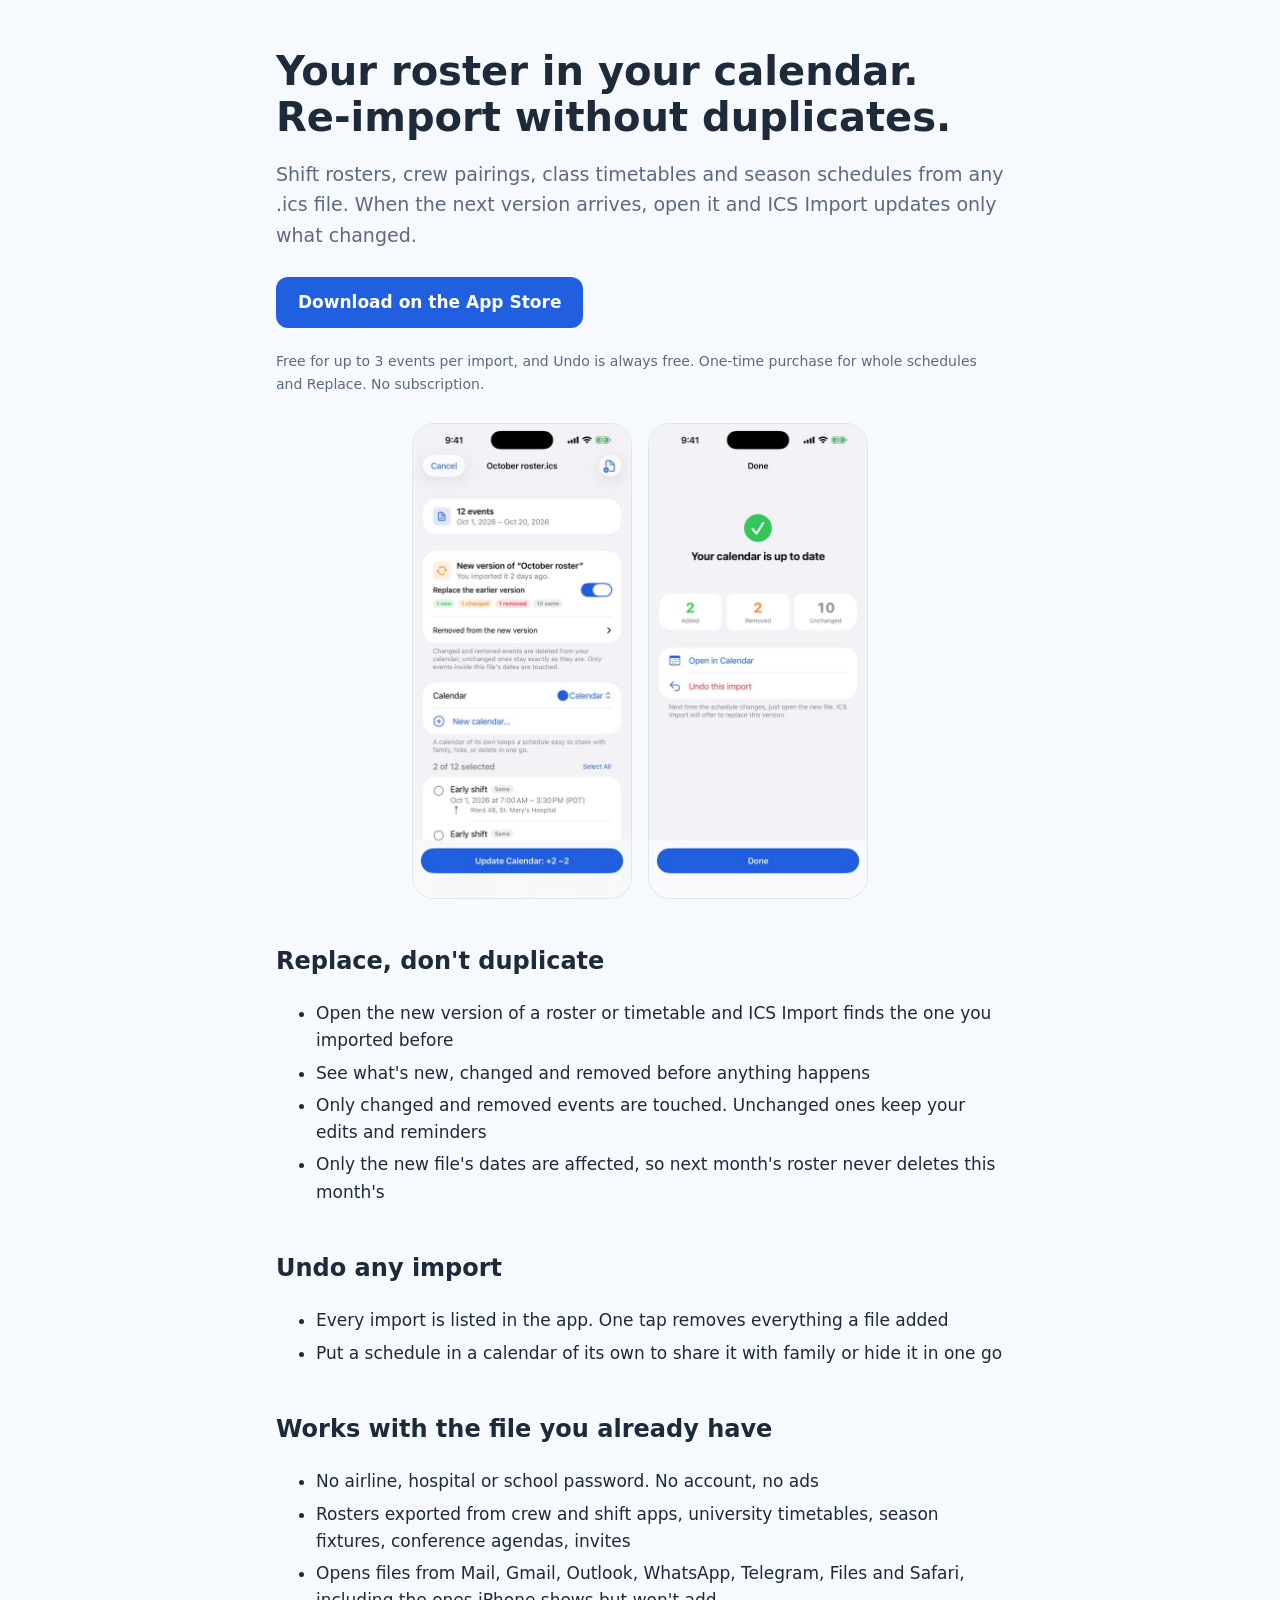
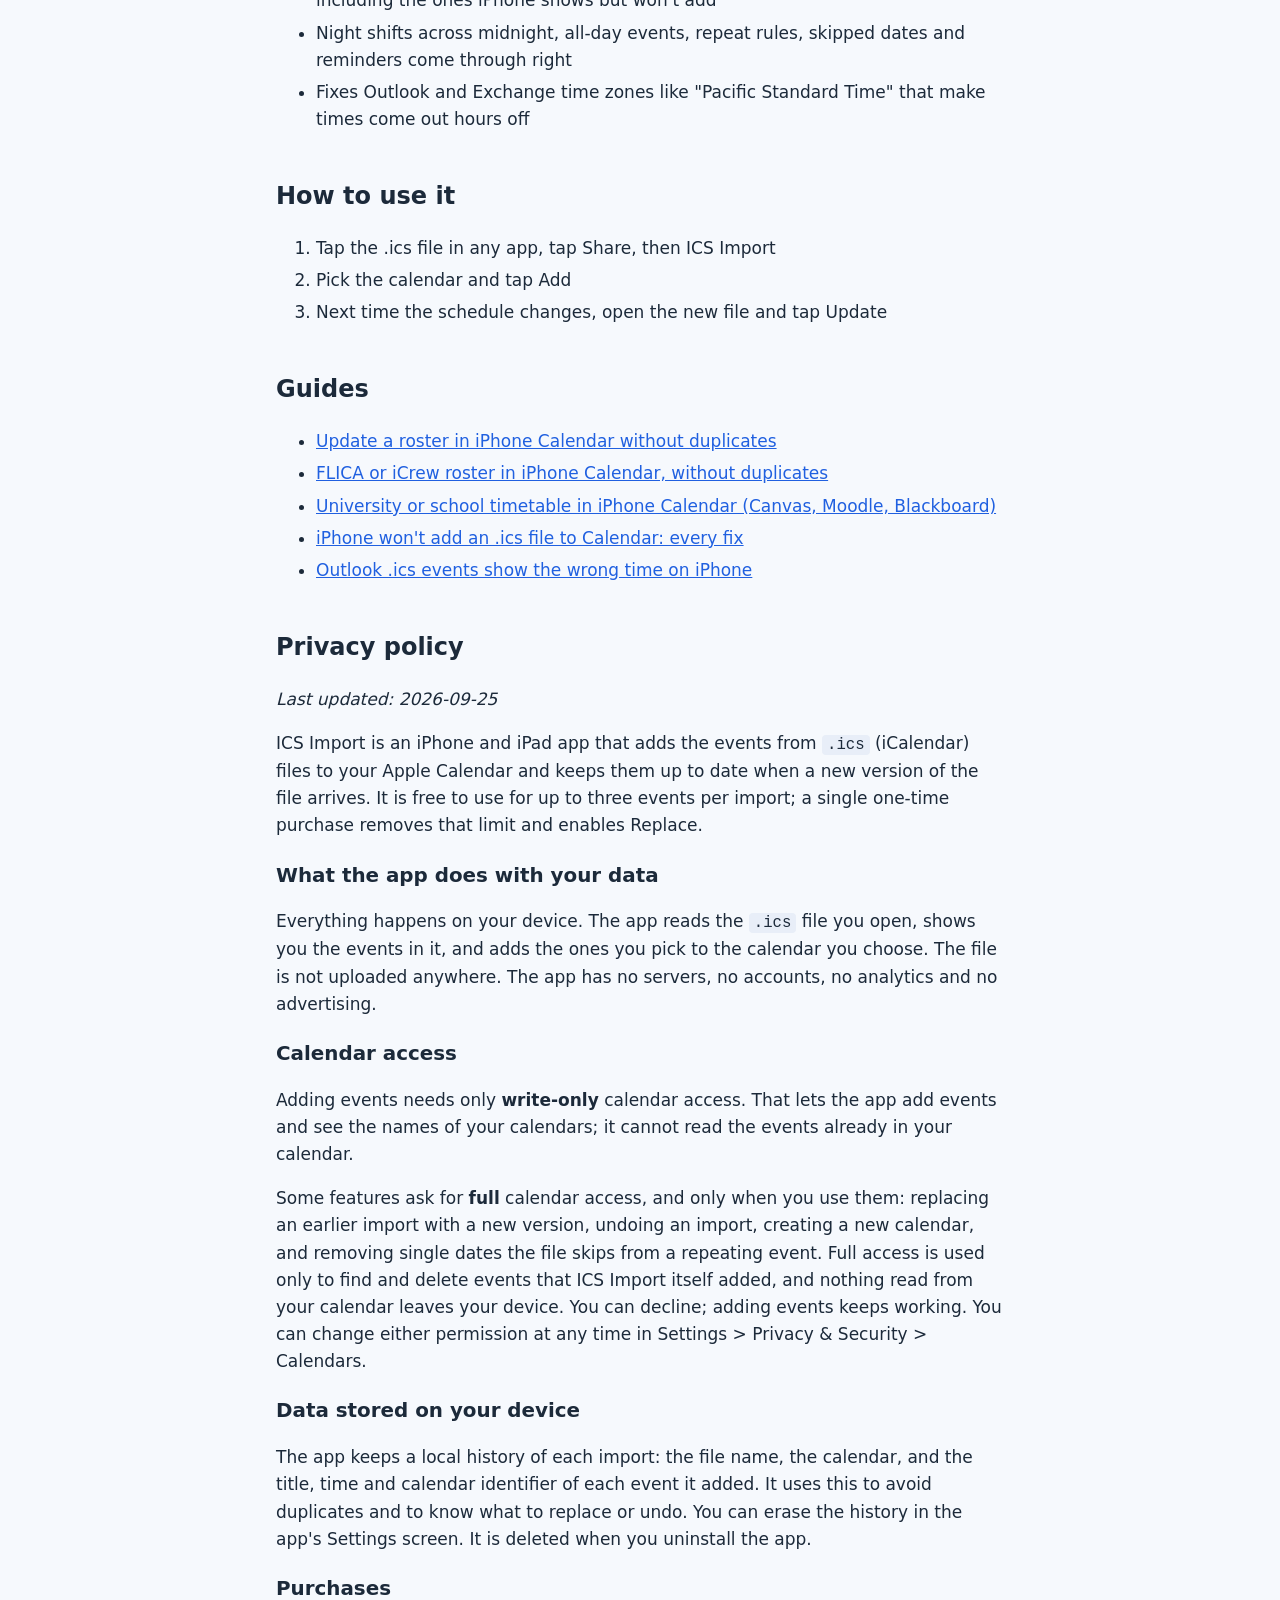
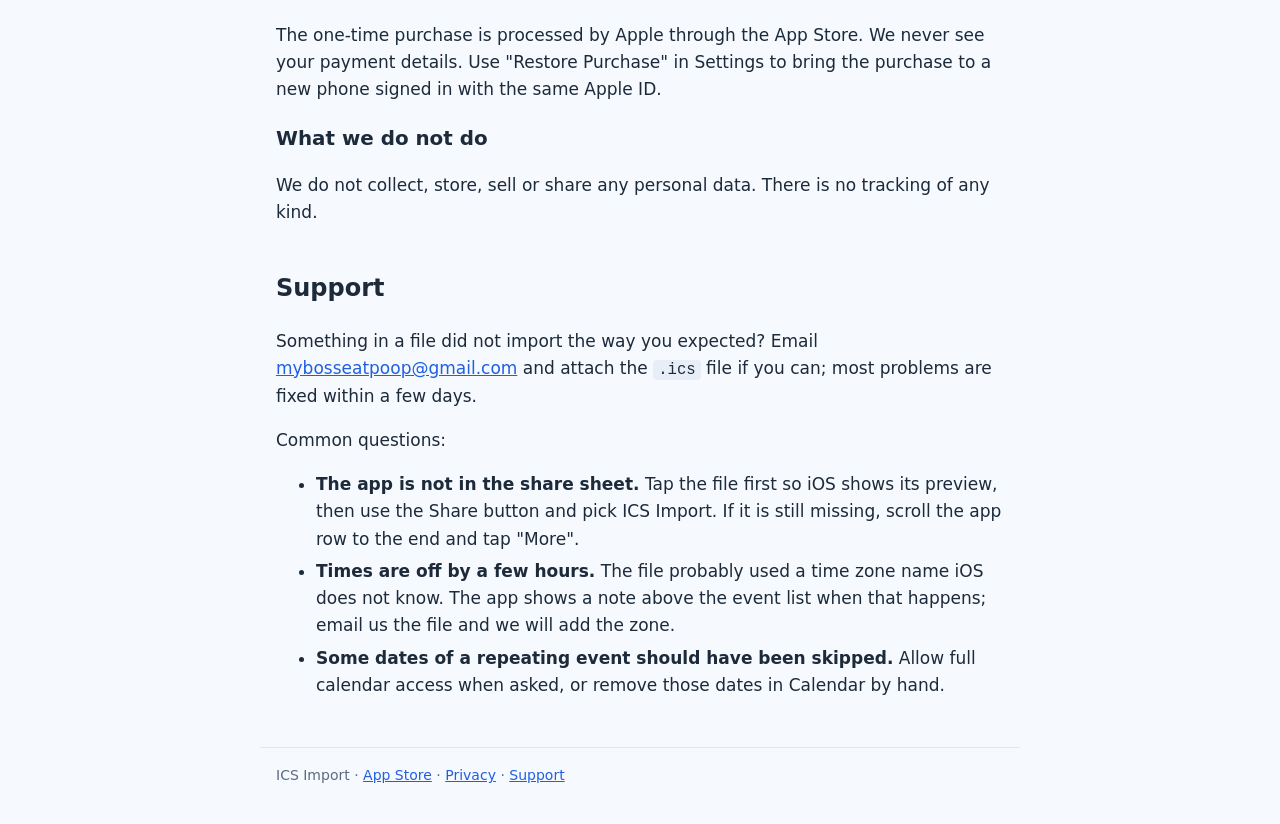
<file: index.html>
<!doctype html>
<html lang="en"><head><meta charset="utf-8"><meta name="viewport" content="width=device-width,initial-scale=1">
<title>ICS Import – Rosters and timetables in iPhone Calendar, no duplicates</title>
<meta name="description" content="Import your roster, shift schedule or class timetable from an .ics file into iPhone Calendar. When the next version arrives, only the changes are updated: no duplicates, and any import can be undone. No passwords, no account.">
<meta name="apple-itunes-app" content="app-id=6813216187">
<meta name="msvalidate.01" content="5EEE40F367F3205CF41505EDB29A69D1">
<link rel="canonical" href="https://iflora84.github.io/ics-import-privacy/">
<meta property="og:title" content="ICS Import – Rosters and timetables in iPhone Calendar, no duplicates">
<meta property="og:description" content="New roster or changed timetable? Open the new .ics and only the changes are updated. Undo any import in one tap.">
<meta property="og:image" content="https://iflora84.github.io/ics-import-privacy/img/list.jpg">
<link rel="stylesheet" href="site.css">
<script type="application/ld+json">{"@context":"https://schema.org","@type":"SoftwareApplication","name":"ICS Import: Add to Calendar","operatingSystem":"iOS","applicationCategory":"ProductivityApplication","url":"https://apps.apple.com/app/id6813216187","offers":{"@type":"Offer","price":"0","priceCurrency":"USD"}}</script>
</head><body>
<header>
<h1>Your roster in your calendar. Re-import without duplicates.</h1>
<p class="lead">Shift rosters, crew pairings, class timetables and season schedules from any .ics file. When the next version arrives, open it and ICS Import updates only what changed.</p>
<a class="cta" href="https://apps.apple.com/app/apple-store/id6813216187?pt=129470668&amp;ct=web-home&amp;mt=8">Download on the App Store</a>
<p class="small">Free for up to 3 events per import, and Undo is always free. One-time purchase for whole schedules and Replace. No subscription.</p>
</header>
<main>
<div class="shots">
<img src="img/list.jpg" width="440" height="956" alt="A new version of a roster: 1 new, 1 changed, 1 removed, 10 unchanged">
<img src="img/done.jpg" width="440" height="956" alt="Calendar up to date, with Undo this import">
</div>

<h2>Replace, don't duplicate</h2>
<ul>
<li>Open the new version of a roster or timetable and ICS Import finds the one you imported before</li>
<li>See what's new, changed and removed before anything happens</li>
<li>Only changed and removed events are touched. Unchanged ones keep your edits and reminders</li>
<li>Only the new file's dates are affected, so next month's roster never deletes this month's</li>
</ul>

<h2>Undo any import</h2>
<ul>
<li>Every import is listed in the app. One tap removes everything a file added</li>
<li>Put a schedule in a calendar of its own to share it with family or hide it in one go</li>
</ul>

<h2>Works with the file you already have</h2>
<ul>
<li>No airline, hospital or school password. No account, no ads</li>
<li>Rosters exported from crew and shift apps, university timetables, season fixtures, conference agendas, invites</li>
<li>Opens files from Mail, Gmail, Outlook, WhatsApp, Telegram, Files and Safari, including the ones iPhone shows but won't add</li>
<li>Night shifts across midnight, all-day events, repeat rules, skipped dates and reminders come through right</li>
<li>Fixes Outlook and Exchange time zones like "Pacific Standard Time" that make times come out hours off</li>
</ul>

<h2>How to use it</h2>
<ol>
<li>Tap the .ics file in any app, tap Share, then ICS Import</li>
<li>Pick the calendar and tap Add</li>
<li>Next time the schedule changes, open the new file and tap Update</li>
</ol>

<h2>Guides</h2>
<ul>
<li><a href="guides/update-roster-iphone-calendar-without-duplicates/">Update a roster in iPhone Calendar without duplicates</a></li>
<li><a href="guides/crew-roster-iphone-calendar-flica-icrew/">FLICA or iCrew roster in iPhone Calendar, without duplicates</a></li>
<li><a href="guides/university-timetable-iphone-calendar/">University or school timetable in iPhone Calendar (Canvas, Moodle, Blackboard)</a></li>
<li><a href="guides/ics-file-wont-add-to-iphone-calendar/">iPhone won't add an .ics file to Calendar: every fix</a></li>
<li><a href="guides/outlook-ics-wrong-time-iphone/">Outlook .ics events show the wrong time on iPhone</a></li>
</ul>

<h2 id="privacy">Privacy policy</h2>
<p><em>Last updated: 2026-09-25</em></p>
<p>ICS Import is an iPhone and iPad app that adds the events from <code>.ics</code> (iCalendar) files to your Apple Calendar and keeps them up to date when a new version of the file arrives. It is free to use for up to three events per import; a single one-time purchase removes that limit and enables Replace.</p>

<h3>What the app does with your data</h3>
<p>Everything happens on your device. The app reads the <code>.ics</code> file you open, shows you the events in it, and adds the ones you pick to the calendar you choose. The file is not uploaded anywhere. The app has no servers, no accounts, no analytics and no advertising.</p>

<h3>Calendar access</h3>
<p>Adding events needs only <strong>write-only</strong> calendar access. That lets the app add events and see the names of your calendars; it cannot read the events already in your calendar.</p>
<p>Some features ask for <strong>full</strong> calendar access, and only when you use them: replacing an earlier import with a new version, undoing an import, creating a new calendar, and removing single dates the file skips from a repeating event. Full access is used only to find and delete events that ICS Import itself added, and nothing read from your calendar leaves your device. You can decline; adding events keeps working. You can change either permission at any time in Settings &gt; Privacy &amp; Security &gt; Calendars.</p>

<h3>Data stored on your device</h3>
<p>The app keeps a local history of each import: the file name, the calendar, and the title, time and calendar identifier of each event it added. It uses this to avoid duplicates and to know what to replace or undo. You can erase the history in the app's Settings screen. It is deleted when you uninstall the app.</p>

<h3>Purchases</h3>
<p>The one-time purchase is processed by Apple through the App Store. We never see your payment details. Use "Restore Purchase" in Settings to bring the purchase to a new phone signed in with the same Apple ID.</p>

<h3>What we do not do</h3>
<p>We do not collect, store, sell or share any personal data. There is no tracking of any kind.</p>

<h2 id="support">Support</h2>
<p>Something in a file did not import the way you expected? Email <a href="mailto:mybosseatpoop@gmail.com?subject=ICS%20Import">mybosseatpoop@gmail.com</a> and attach the <code>.ics</code> file if you can; most problems are fixed within a few days.</p>
<p>Common questions:</p>
<ul>
<li><strong>The app is not in the share sheet.</strong> Tap the file first so iOS shows its preview, then use the Share button and pick ICS Import. If it is still missing, scroll the app row to the end and tap "More".</li>
<li><strong>Times are off by a few hours.</strong> The file probably used a time zone name iOS does not know. The app shows a note above the event list when that happens; email us the file and we will add the zone.</li>
<li><strong>Some dates of a repeating event should have been skipped.</strong> Allow full calendar access when asked, or remove those dates in Calendar by hand.</li>
</ul>
</main>
<footer>ICS Import · <a href="https://apps.apple.com/app/apple-store/id6813216187?pt=129470668&amp;ct=web-home&amp;mt=8">App Store</a> · <a href="#privacy">Privacy</a> · <a href="#support">Support</a></footer>
</body></html>
</file>
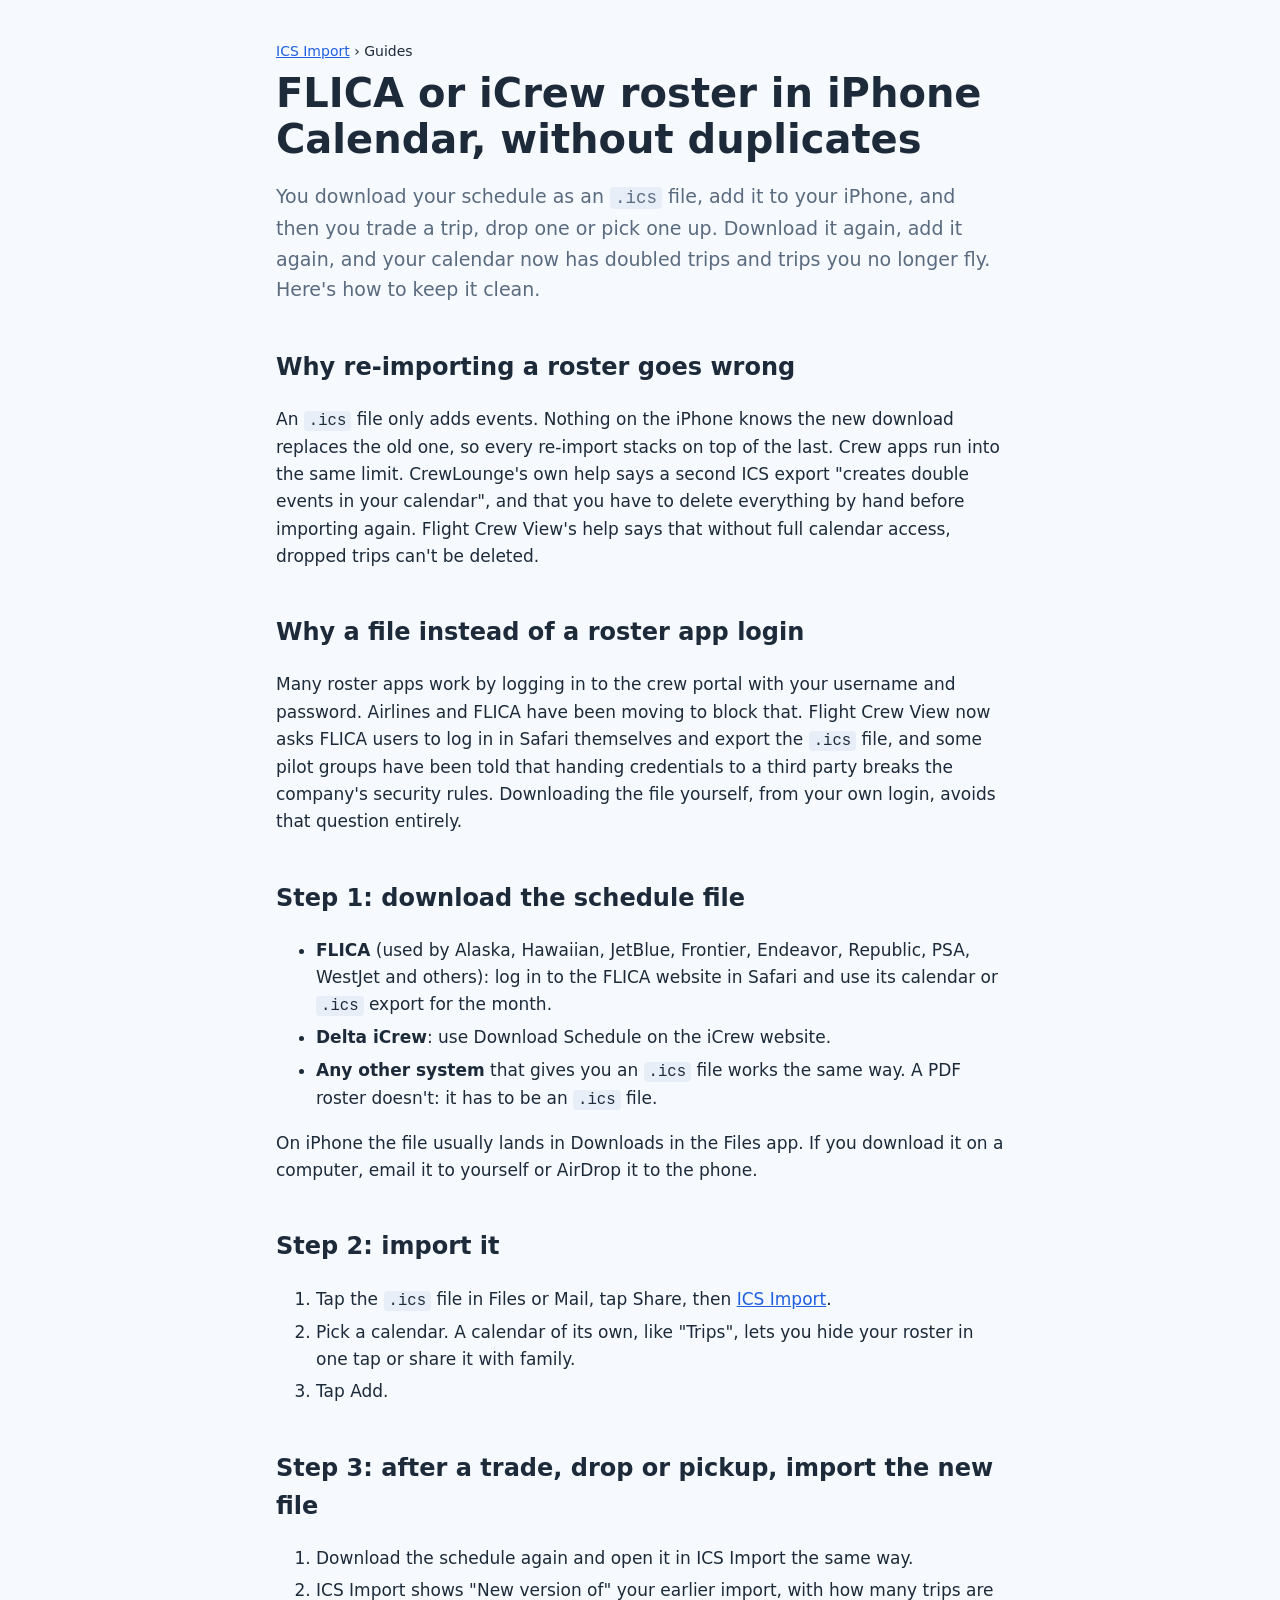
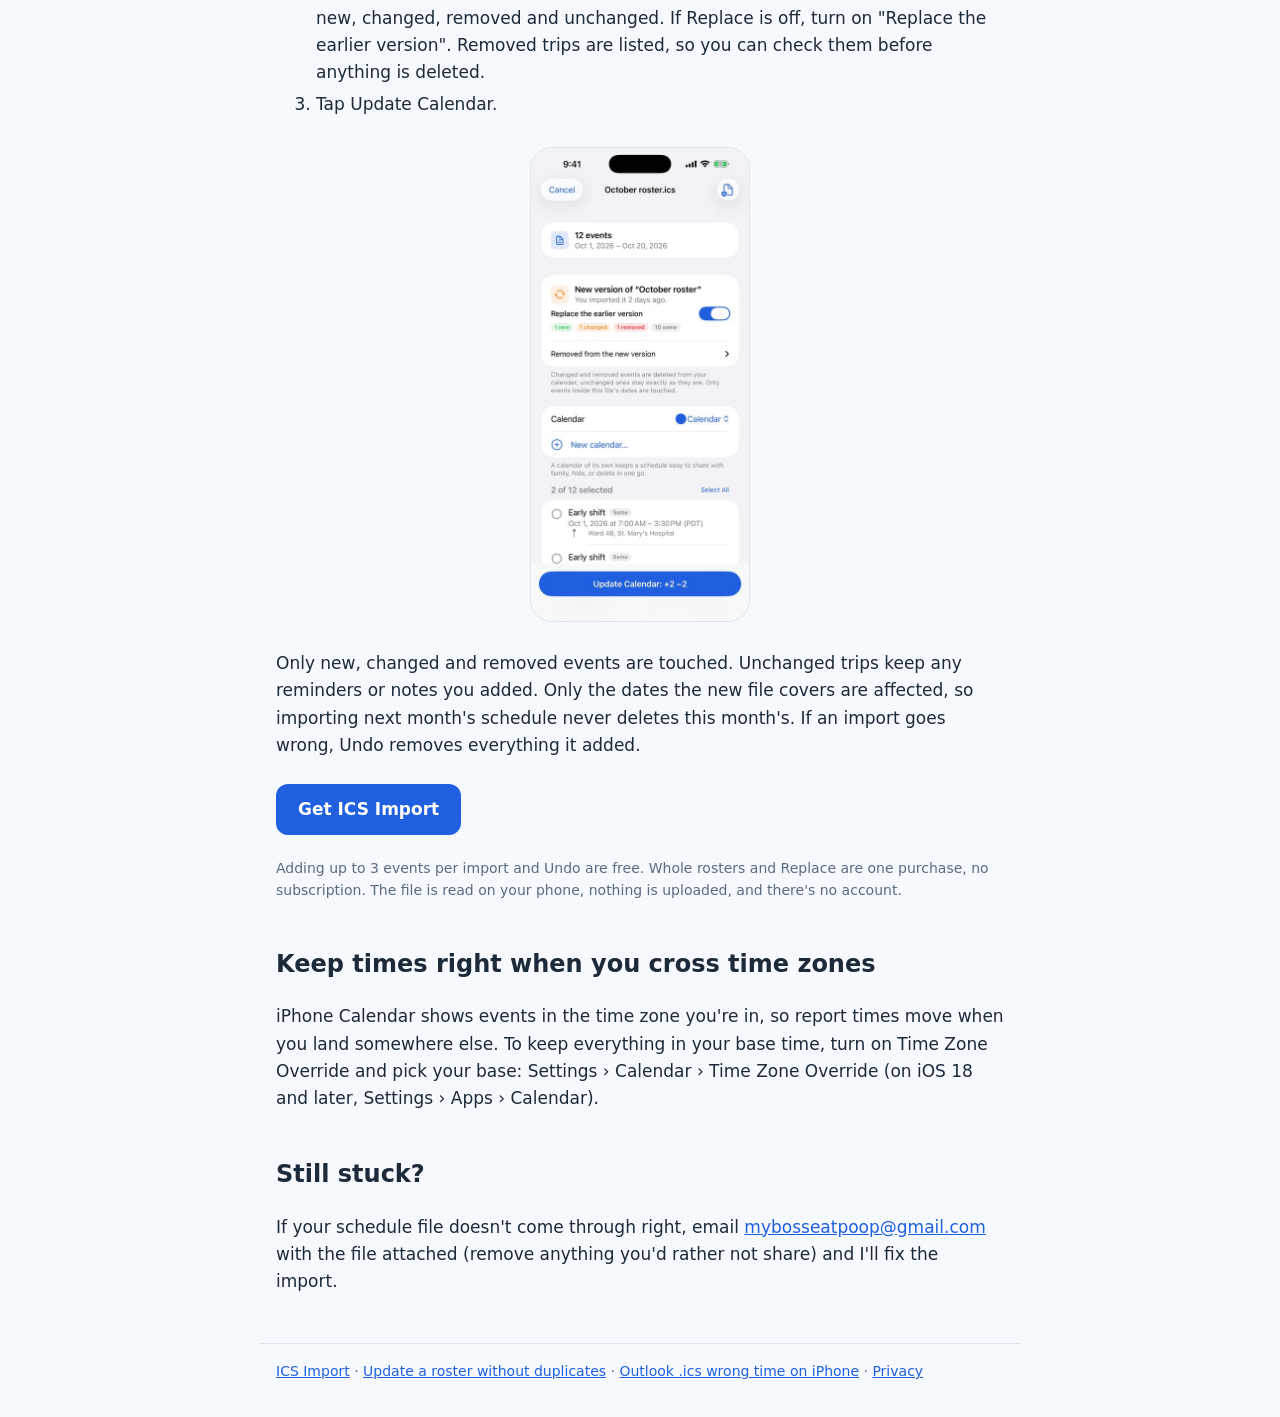
<file: guides/crew-roster-iphone-calendar-flica-icrew/index.html>
<!doctype html>
<html lang="en"><head><meta charset="utf-8"><meta name="viewport" content="width=device-width,initial-scale=1">
<title>FLICA or iCrew roster in iPhone Calendar, without duplicates</title>
<meta name="description" content="Put your FLICA or Delta iCrew schedule export (.ics) in iPhone Calendar, and re-import it after trades and drops without duplicate trips or dropped trips left behind. No crew login shared with any app.">
<meta name="apple-itunes-app" content="app-id=6813216187">
<link rel="canonical" href="https://iflora84.github.io/ics-import-privacy/guides/crew-roster-iphone-calendar-flica-icrew/">
<link rel="stylesheet" href="../../site.css">
</head><body>
<header>
<nav class="crumbs"><a href="../../">ICS Import</a> › Guides</nav>
<h1>FLICA or iCrew roster in iPhone Calendar, without duplicates</h1>
<p class="lead">You download your schedule as an <code>.ics</code> file, add it to your iPhone, and then you trade a trip, drop one or pick one up. Download it again, add it again, and your calendar now has doubled trips and trips you no longer fly. Here's how to keep it clean.</p>
</header>
<main>
<h2>Why re-importing a roster goes wrong</h2>
<p>An <code>.ics</code> file only adds events. Nothing on the iPhone knows the new download replaces the old one, so every re-import stacks on top of the last. Crew apps run into the same limit. CrewLounge's own help says a second ICS export "creates double events in your calendar", and that you have to delete everything by hand before importing again. Flight Crew View's help says that without full calendar access, dropped trips can't be deleted.</p>

<h2>Why a file instead of a roster app login</h2>
<p>Many roster apps work by logging in to the crew portal with your username and password. Airlines and FLICA have been moving to block that. Flight Crew View now asks FLICA users to log in in Safari themselves and export the <code>.ics</code> file, and some pilot groups have been told that handing credentials to a third party breaks the company's security rules. Downloading the file yourself, from your own login, avoids that question entirely.</p>

<h2>Step 1: download the schedule file</h2>
<ul>
<li><strong>FLICA</strong> (used by Alaska, Hawaiian, JetBlue, Frontier, Endeavor, Republic, PSA, WestJet and others): log in to the FLICA website in Safari and use its calendar or <code>.ics</code> export for the month.</li>
<li><strong>Delta iCrew</strong>: use Download Schedule on the iCrew website.</li>
<li><strong>Any other system</strong> that gives you an <code>.ics</code> file works the same way. A PDF roster doesn't: it has to be an <code>.ics</code> file.</li>
</ul>
<p>On iPhone the file usually lands in Downloads in the Files app. If you download it on a computer, email it to yourself or AirDrop it to the phone.</p>

<h2>Step 2: import it</h2>
<ol>
<li>Tap the <code>.ics</code> file in Files or Mail, tap Share, then <a href="https://apps.apple.com/app/apple-store/id6813216187?pt=129470668&amp;ct=web-crew-guide&amp;mt=8">ICS Import</a>.</li>
<li>Pick a calendar. A calendar of its own, like "Trips", lets you hide your roster in one tap or share it with family.</li>
<li>Tap Add.</li>
</ol>

<h2>Step 3: after a trade, drop or pickup, import the new file</h2>
<ol>
<li>Download the schedule again and open it in ICS Import the same way.</li>
<li>ICS Import shows "New version of" your earlier import, with how many trips are new, changed, removed and unchanged. If Replace is off, turn on "Replace the earlier version". Removed trips are listed, so you can check them before anything is deleted.</li>
<li>Tap Update Calendar.</li>
</ol>
<div class="shots">
<img src="../../img/list.jpg" width="440" height="956" alt="A new version of a roster: 1 new, 1 changed, 1 removed, 10 unchanged">
</div>
<p>Only new, changed and removed events are touched. Unchanged trips keep any reminders or notes you added. Only the dates the new file covers are affected, so importing next month's schedule never deletes this month's. If an import goes wrong, Undo removes everything it added.</p>
<a class="cta" href="https://apps.apple.com/app/apple-store/id6813216187?pt=129470668&amp;ct=web-crew-guide&amp;mt=8">Get ICS Import</a>
<p class="small">Adding up to 3 events per import and Undo are free. Whole rosters and Replace are one purchase, no subscription. The file is read on your phone, nothing is uploaded, and there's no account.</p>

<h2>Keep times right when you cross time zones</h2>
<p>iPhone Calendar shows events in the time zone you're in, so report times move when you land somewhere else. To keep everything in your base time, turn on Time Zone Override and pick your base: Settings › Calendar › Time Zone Override (on iOS 18 and later, Settings › Apps › Calendar).</p>

<h2>Still stuck?</h2>
<p>If your schedule file doesn't come through right, email <a href="mailto:mybosseatpoop@gmail.com?subject=Crew%20roster%20file">mybosseatpoop@gmail.com</a> with the file attached (remove anything you'd rather not share) and I'll fix the import.</p>
</main>
<footer><a href="../../">ICS Import</a> · <a href="../update-roster-iphone-calendar-without-duplicates/">Update a roster without duplicates</a> · <a href="../outlook-ics-wrong-time-iphone/">Outlook .ics wrong time on iPhone</a> · <a href="../../#privacy">Privacy</a></footer>
</body></html>
</file>
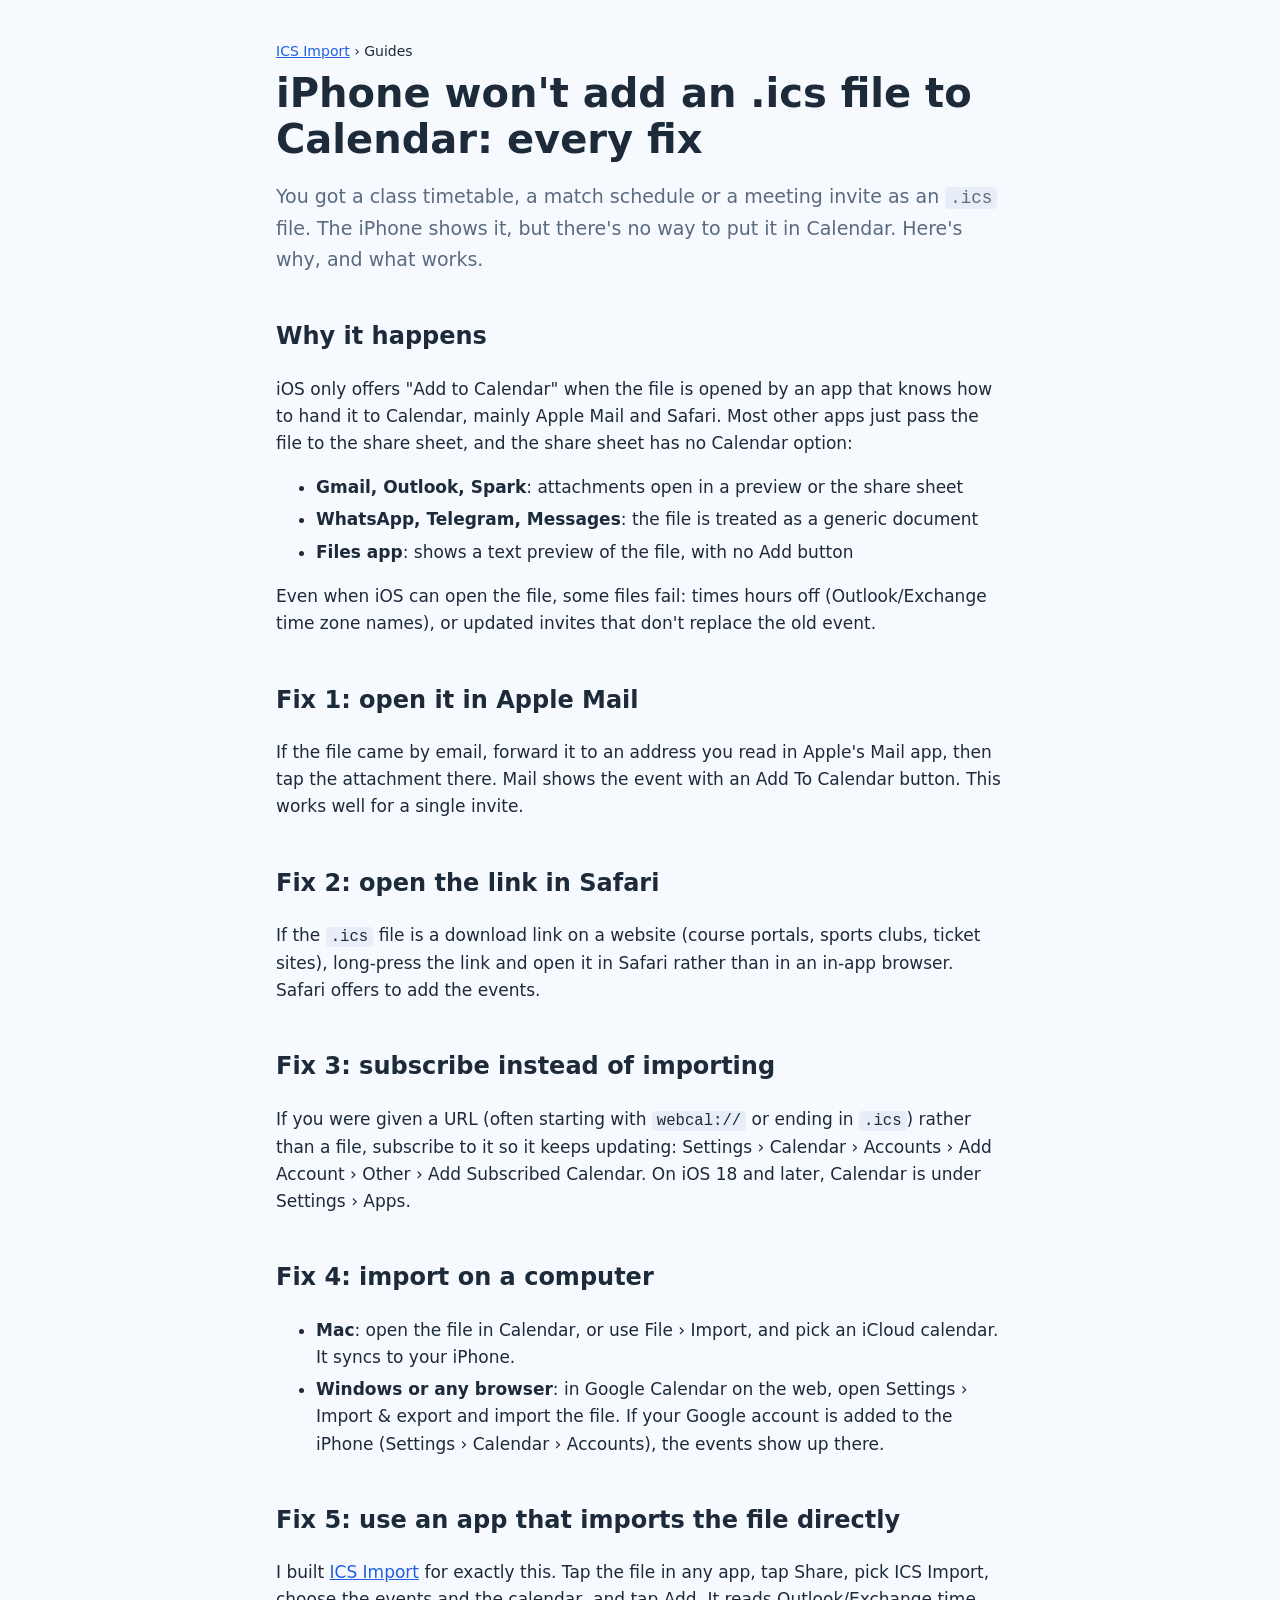
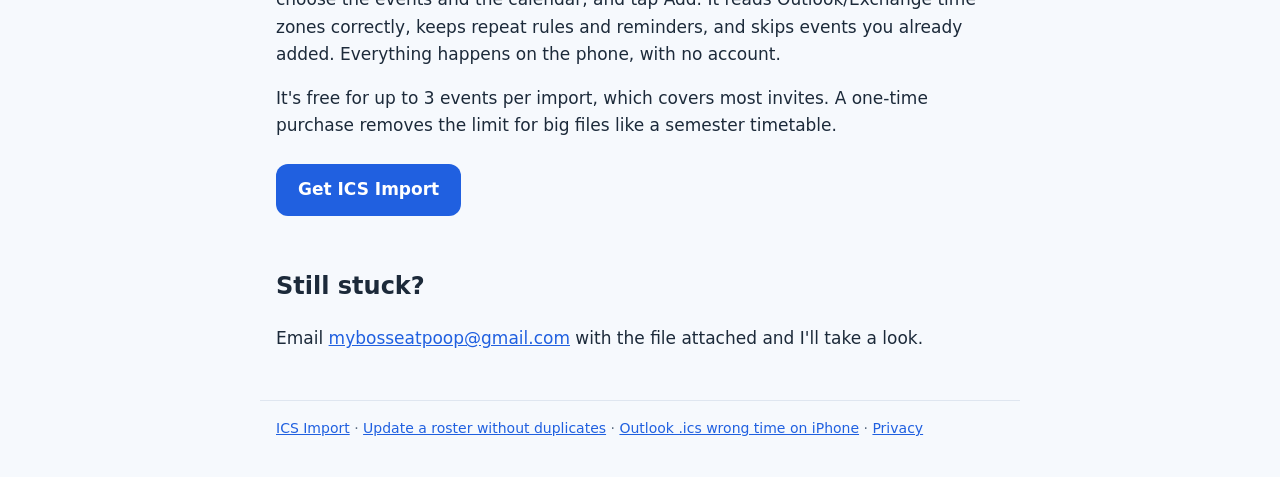
<file: guides/ics-file-wont-add-to-iphone-calendar/index.html>
<!doctype html>
<html lang="en"><head><meta charset="utf-8"><meta name="viewport" content="width=device-width,initial-scale=1">
<title>iPhone won't add an .ics file to Calendar: every fix</title>
<meta name="description" content="Why your iPhone shows an .ics file but has no Add to Calendar button, and five ways to get the events into Apple Calendar: Mail, Safari, subscriptions, a computer, or an app.">
<meta name="apple-itunes-app" content="app-id=6813216187">
<link rel="canonical" href="https://iflora84.github.io/ics-import-privacy/guides/ics-file-wont-add-to-iphone-calendar/">
<link rel="stylesheet" href="../../site.css">
</head><body>
<header>
<nav class="crumbs"><a href="../../">ICS Import</a> › Guides</nav>
<h1>iPhone won't add an .ics file to Calendar: every fix</h1>
<p class="lead">You got a class timetable, a match schedule or a meeting invite as an <code>.ics</code> file. The iPhone shows it, but there's no way to put it in Calendar. Here's why, and what works.</p>
</header>
<main>
<h2>Why it happens</h2>
<p>iOS only offers "Add to Calendar" when the file is opened by an app that knows how to hand it to Calendar, mainly Apple Mail and Safari. Most other apps just pass the file to the share sheet, and the share sheet has no Calendar option:</p>
<ul>
<li><strong>Gmail, Outlook, Spark</strong>: attachments open in a preview or the share sheet</li>
<li><strong>WhatsApp, Telegram, Messages</strong>: the file is treated as a generic document</li>
<li><strong>Files app</strong>: shows a text preview of the file, with no Add button</li>
</ul>
<p>Even when iOS can open the file, some files fail: times hours off (Outlook/Exchange time zone names), or updated invites that don't replace the old event.</p>

<h2>Fix 1: open it in Apple Mail</h2>
<p>If the file came by email, forward it to an address you read in Apple's Mail app, then tap the attachment there. Mail shows the event with an Add To Calendar button. This works well for a single invite.</p>

<h2>Fix 2: open the link in Safari</h2>
<p>If the <code>.ics</code> file is a download link on a website (course portals, sports clubs, ticket sites), long-press the link and open it in Safari rather than in an in-app browser. Safari offers to add the events.</p>

<h2>Fix 3: subscribe instead of importing</h2>
<p>If you were given a URL (often starting with <code>webcal://</code> or ending in <code>.ics</code>) rather than a file, subscribe to it so it keeps updating: Settings › Calendar › Accounts › Add Account › Other › Add Subscribed Calendar. On iOS 18 and later, Calendar is under Settings › Apps.</p>

<h2>Fix 4: import on a computer</h2>
<ul>
<li><strong>Mac</strong>: open the file in Calendar, or use File › Import, and pick an iCloud calendar. It syncs to your iPhone.</li>
<li><strong>Windows or any browser</strong>: in Google Calendar on the web, open Settings › Import &amp; export and import the file. If your Google account is added to the iPhone (Settings › Calendar › Accounts), the events show up there.</li>
</ul>

<h2>Fix 5: use an app that imports the file directly</h2>
<p>I built <a href="https://apps.apple.com/app/apple-store/id6813216187?pt=129470668&amp;ct=web-ics-wont-add&amp;mt=8">ICS Import</a> for exactly this. Tap the file in any app, tap Share, pick ICS Import, choose the events and the calendar, and tap Add. It reads Outlook/Exchange time zones correctly, keeps repeat rules and reminders, and skips events you already added. Everything happens on the phone, with no account.</p>
<p>It's free for up to 3 events per import, which covers most invites. A one-time purchase removes the limit for big files like a semester timetable.</p>
<a class="cta" href="https://apps.apple.com/app/apple-store/id6813216187?pt=129470668&amp;ct=web-ics-wont-add&amp;mt=8">Get ICS Import</a>

<h2>Still stuck?</h2>
<p>Email <a href="mailto:mybosseatpoop@gmail.com?subject=ICS%20file%20help">mybosseatpoop@gmail.com</a> with the file attached and I'll take a look.</p>
</main>
<footer><a href="../../">ICS Import</a> · <a href="../update-roster-iphone-calendar-without-duplicates/">Update a roster without duplicates</a> · <a href="../outlook-ics-wrong-time-iphone/">Outlook .ics wrong time on iPhone</a> · <a href="../../#privacy">Privacy</a></footer>
</body></html>
</file>
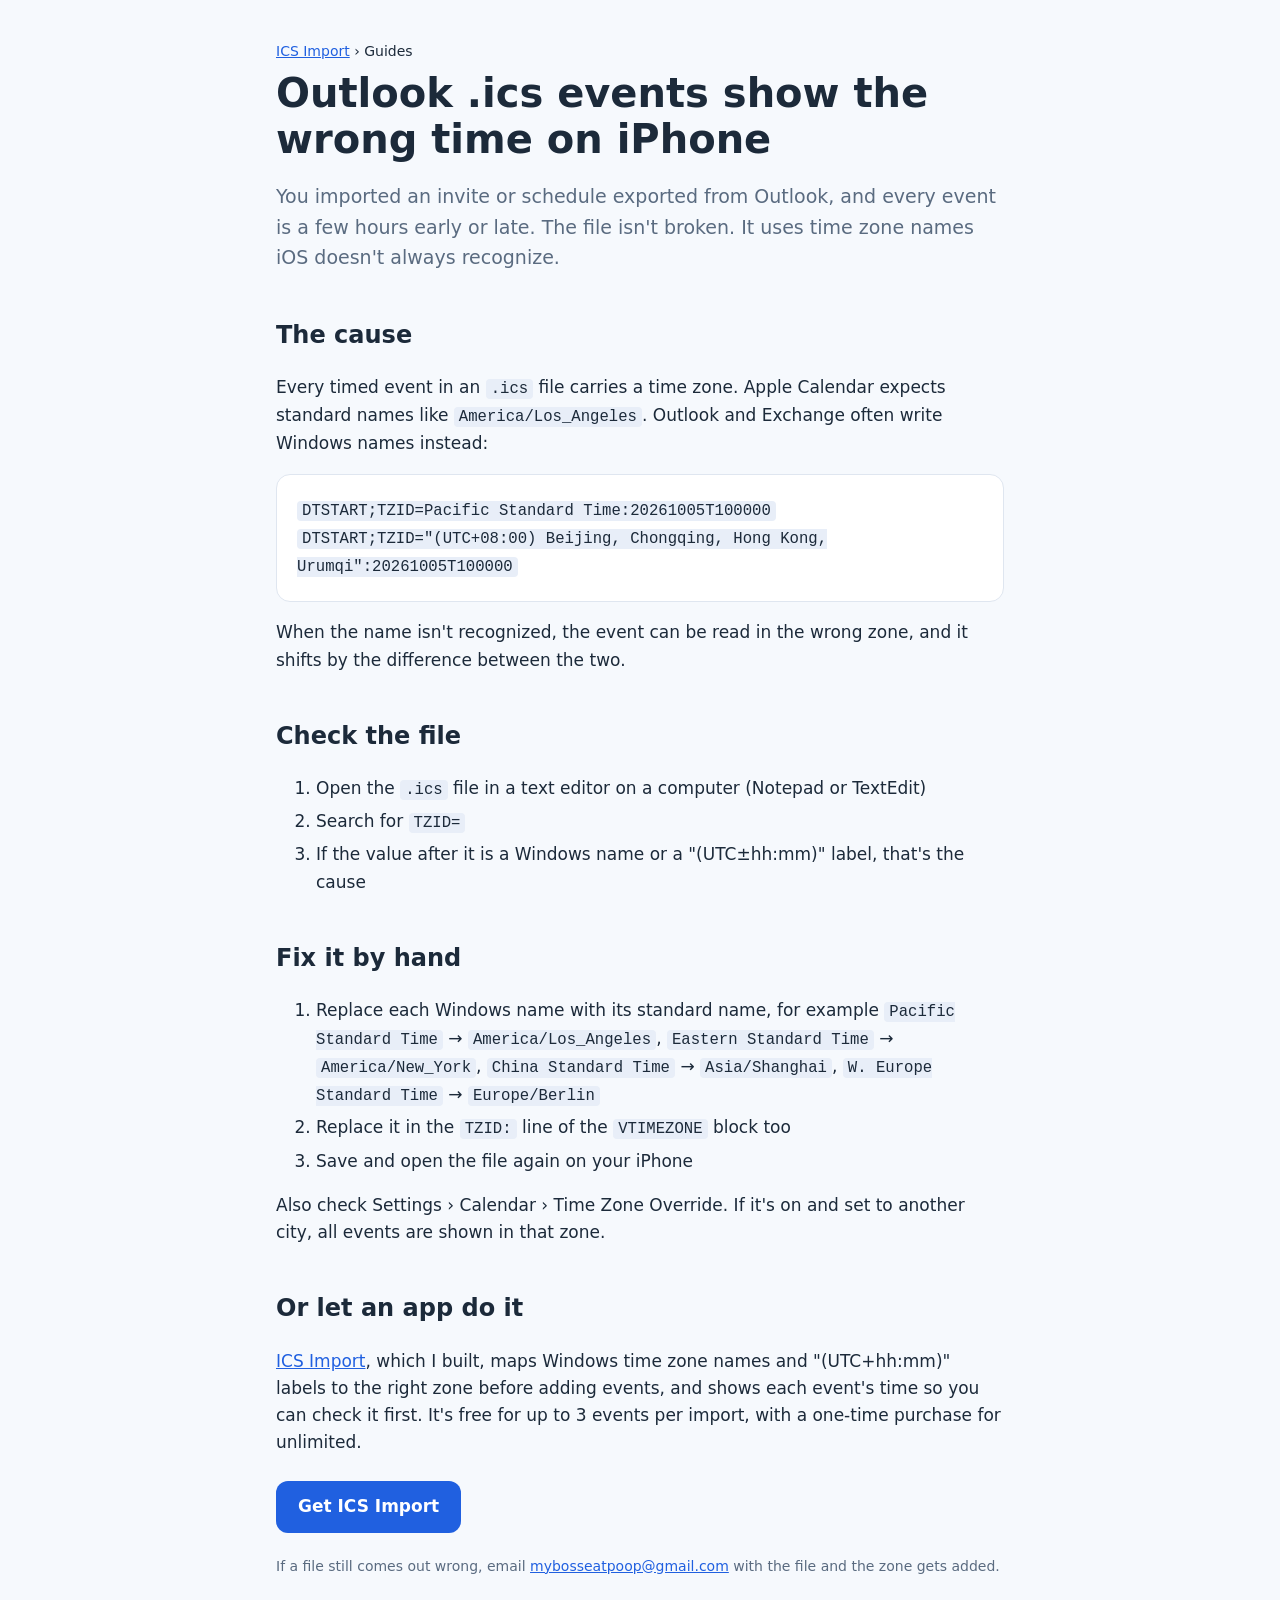
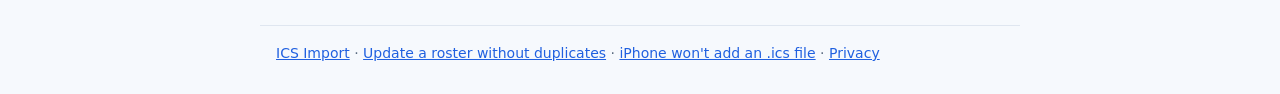
<file: guides/outlook-ics-wrong-time-iphone/index.html>
<!doctype html>
<html lang="en"><head><meta charset="utf-8"><meta name="viewport" content="width=device-width,initial-scale=1">
<title>Outlook .ics events show the wrong time on iPhone</title>
<meta name="description" content="Events from Outlook or Exchange .ics files land hours off in iPhone Calendar. The cause is Windows time zone names like &quot;Pacific Standard Time&quot;. How to check and fix it.">
<meta name="apple-itunes-app" content="app-id=6813216187">
<link rel="canonical" href="https://iflora84.github.io/ics-import-privacy/guides/outlook-ics-wrong-time-iphone/">
<link rel="stylesheet" href="../../site.css">
</head><body>
<header>
<nav class="crumbs"><a href="../../">ICS Import</a> › Guides</nav>
<h1>Outlook .ics events show the wrong time on iPhone</h1>
<p class="lead">You imported an invite or schedule exported from Outlook, and every event is a few hours early or late. The file isn't broken. It uses time zone names iOS doesn't always recognize.</p>
</header>
<main>
<h2>The cause</h2>
<p>Every timed event in an <code>.ics</code> file carries a time zone. Apple Calendar expects standard names like <code>America/Los_Angeles</code>. Outlook and Exchange often write Windows names instead:</p>
<div class="card"><p><code>DTSTART;TZID=Pacific Standard Time:20261005T100000</code><br><code>DTSTART;TZID="(UTC+08:00) Beijing, Chongqing, Hong Kong, Urumqi":20261005T100000</code></p></div>
<p>When the name isn't recognized, the event can be read in the wrong zone, and it shifts by the difference between the two.</p>

<h2>Check the file</h2>
<ol>
<li>Open the <code>.ics</code> file in a text editor on a computer (Notepad or TextEdit)</li>
<li>Search for <code>TZID=</code></li>
<li>If the value after it is a Windows name or a "(UTC±hh:mm)" label, that's the cause</li>
</ol>

<h2>Fix it by hand</h2>
<ol>
<li>Replace each Windows name with its standard name, for example <code>Pacific Standard Time</code> → <code>America/Los_Angeles</code>, <code>Eastern Standard Time</code> → <code>America/New_York</code>, <code>China Standard Time</code> → <code>Asia/Shanghai</code>, <code>W. Europe Standard Time</code> → <code>Europe/Berlin</code></li>
<li>Replace it in the <code>TZID:</code> line of the <code>VTIMEZONE</code> block too</li>
<li>Save and open the file again on your iPhone</li>
</ol>
<p>Also check Settings › Calendar › Time Zone Override. If it's on and set to another city, all events are shown in that zone.</p>

<h2>Or let an app do it</h2>
<p><a href="https://apps.apple.com/app/apple-store/id6813216187?pt=129470668&amp;ct=web-outlook-time&amp;mt=8">ICS Import</a>, which I built, maps Windows time zone names and "(UTC+hh:mm)" labels to the right zone before adding events, and shows each event's time so you can check it first. It's free for up to 3 events per import, with a one-time purchase for unlimited.</p>
<a class="cta" href="https://apps.apple.com/app/apple-store/id6813216187?pt=129470668&amp;ct=web-outlook-time&amp;mt=8">Get ICS Import</a>
<p class="small">If a file still comes out wrong, email <a href="mailto:mybosseatpoop@gmail.com?subject=ICS%20time%20zone">mybosseatpoop@gmail.com</a> with the file and the zone gets added.</p>
</main>
<footer><a href="../../">ICS Import</a> · <a href="../update-roster-iphone-calendar-without-duplicates/">Update a roster without duplicates</a> · <a href="../ics-file-wont-add-to-iphone-calendar/">iPhone won't add an .ics file</a> · <a href="../../#privacy">Privacy</a></footer>
</body></html>
</file>
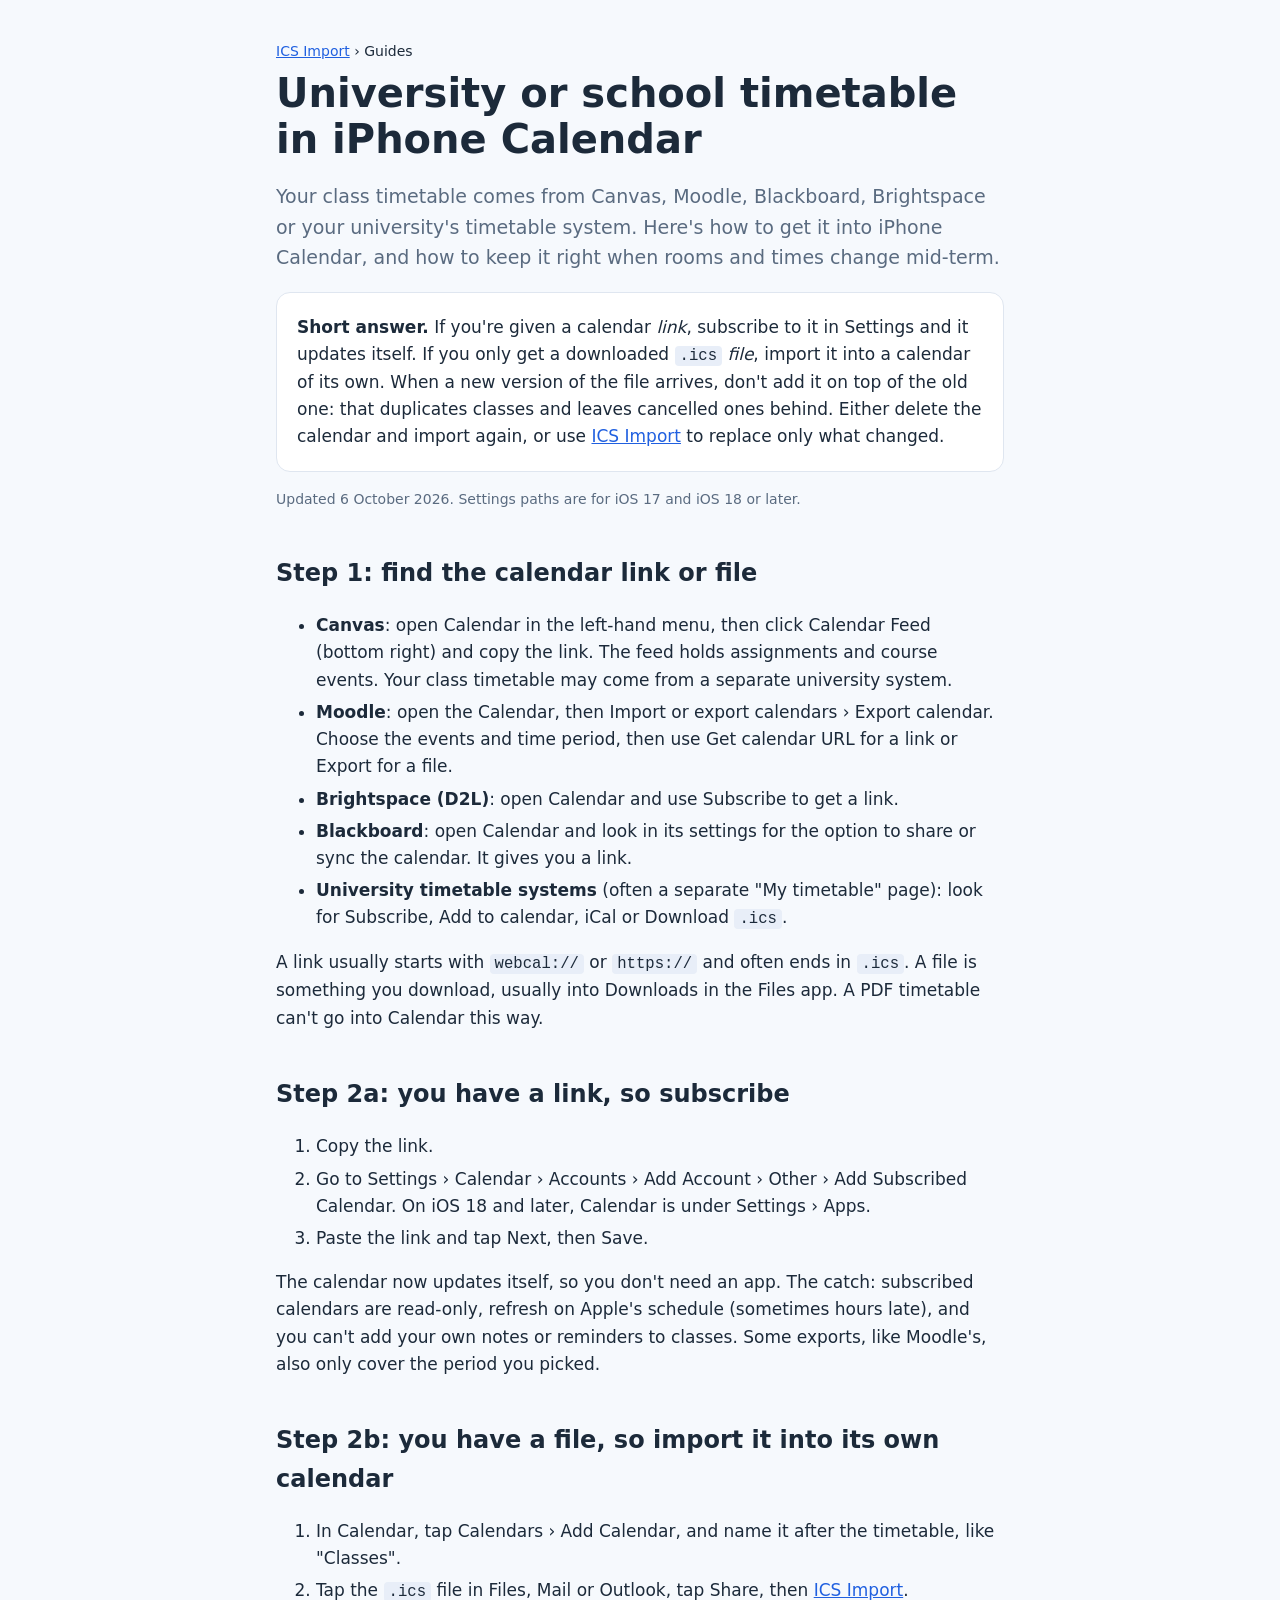
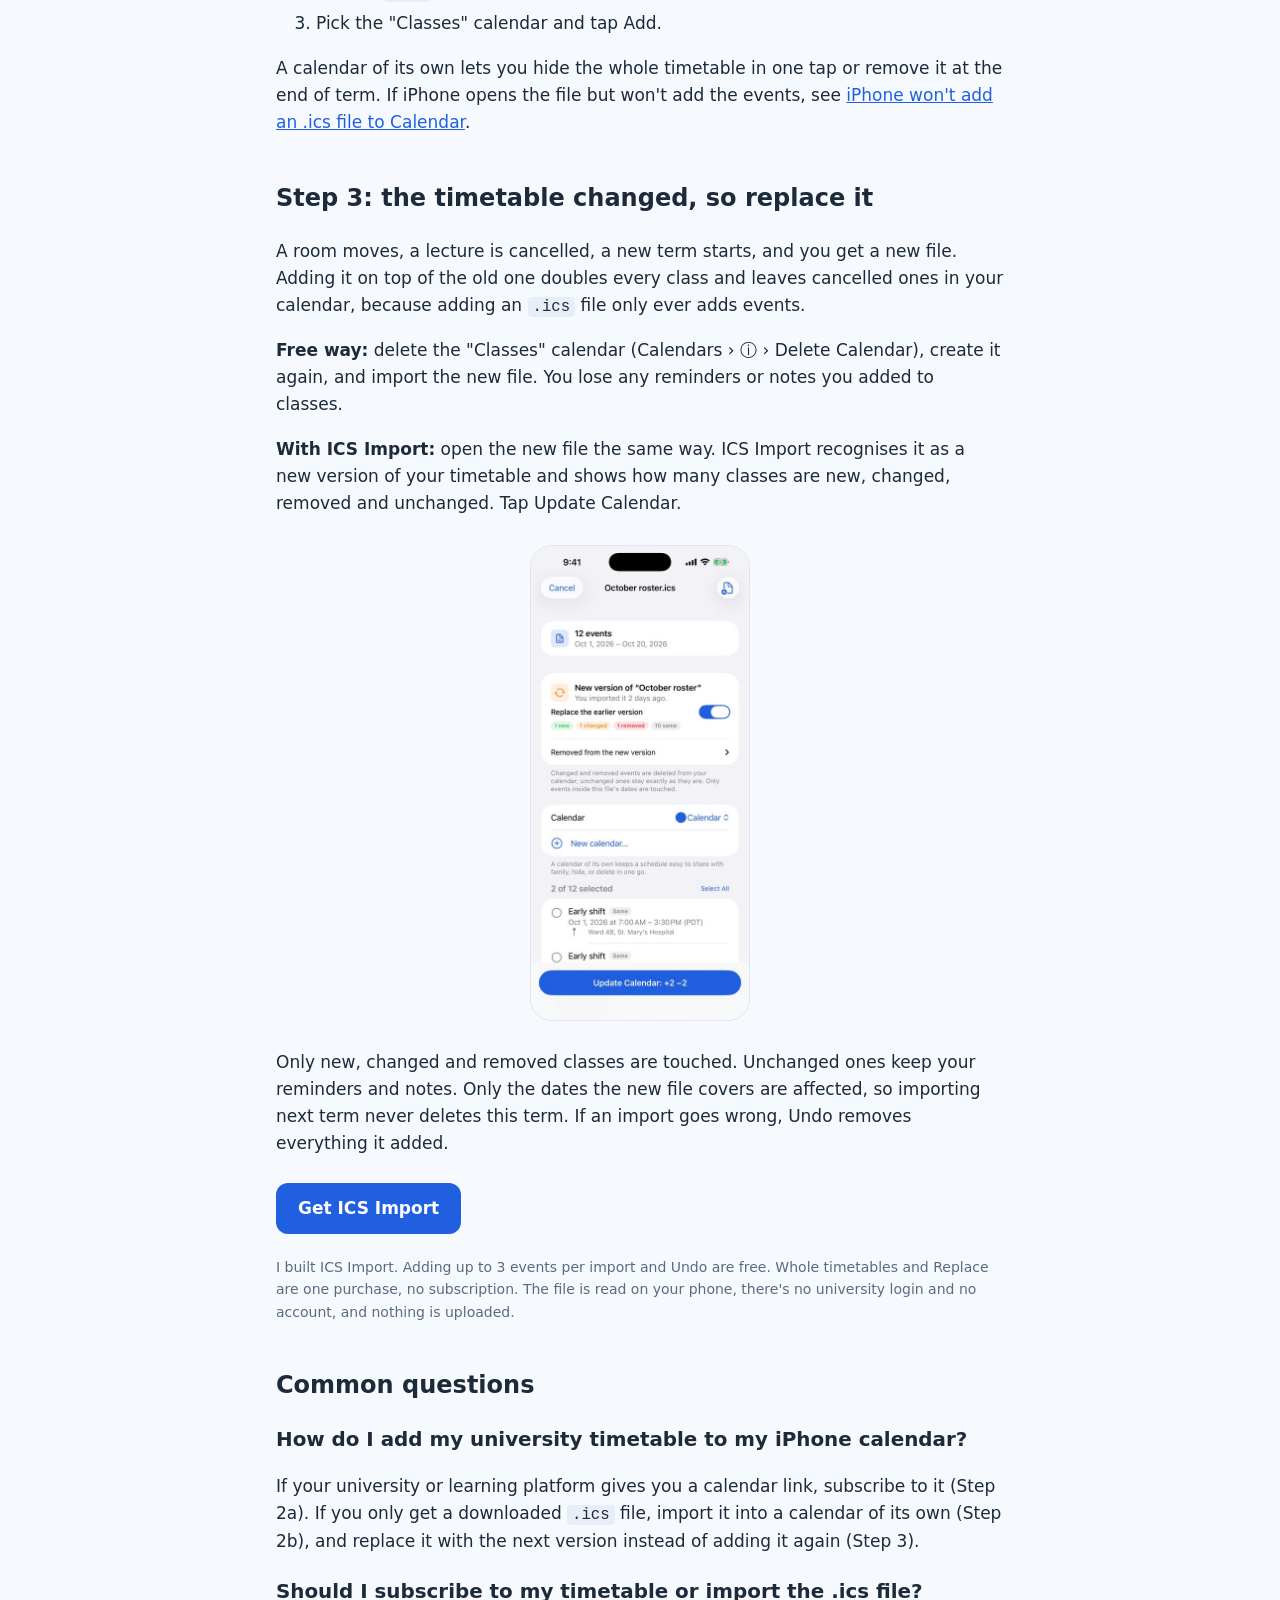
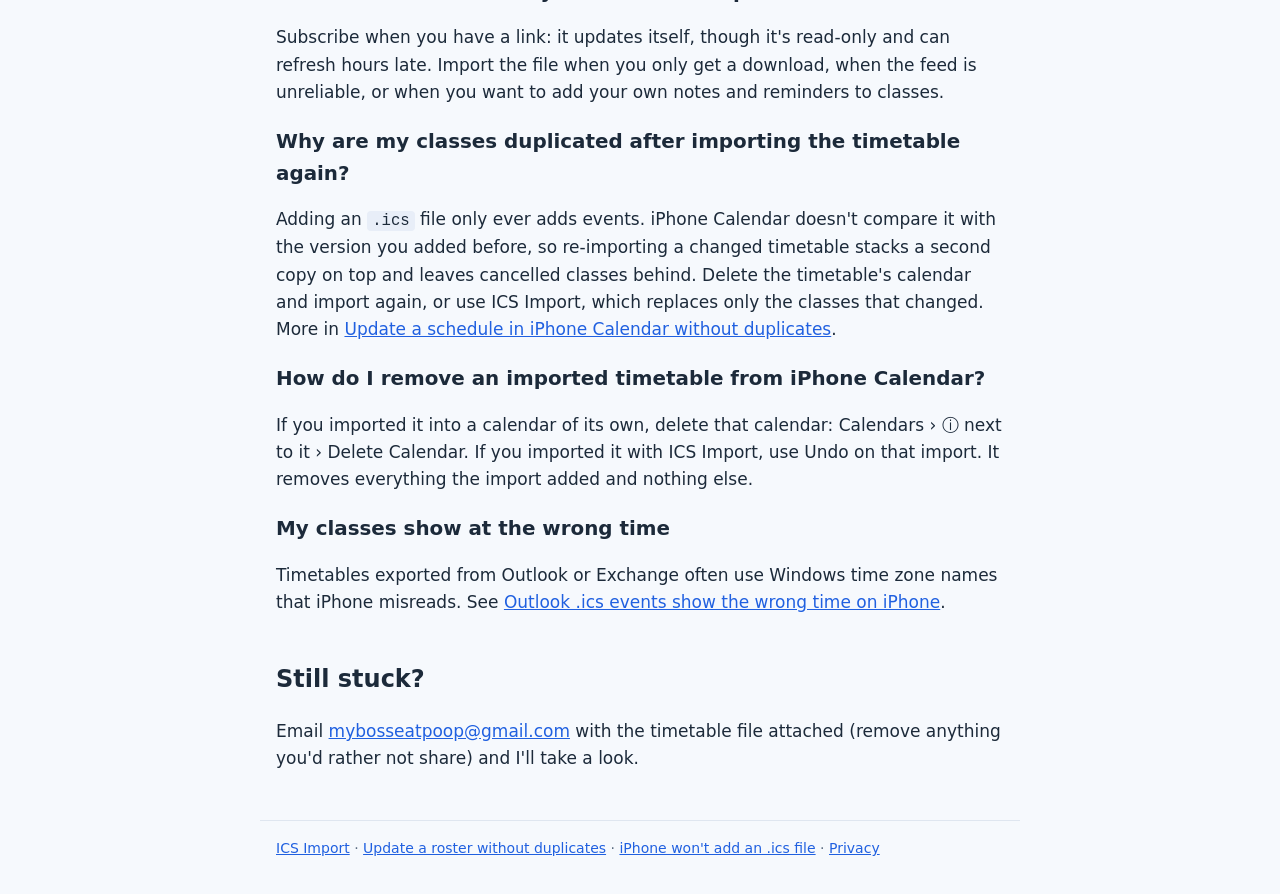
<file: guides/university-timetable-iphone-calendar/index.html>
<!doctype html>
<html lang="en"><head><meta charset="utf-8"><meta name="viewport" content="width=device-width,initial-scale=1">
<title>University or school timetable in iPhone Calendar (Canvas, Moodle, Blackboard)</title>
<meta name="description" content="How to put a class timetable from Canvas, Moodle, Blackboard, Brightspace or your university's timetable system into iPhone Calendar, when to subscribe and when to import the .ics file, and how to update it mid-term without duplicate classes.">
<meta name="apple-itunes-app" content="app-id=6813216187">
<link rel="canonical" href="https://iflora84.github.io/ics-import-privacy/guides/university-timetable-iphone-calendar/">
<link rel="stylesheet" href="../../site.css">
<script type="application/ld+json">
{"@context":"https://schema.org","@type":"FAQPage","dateModified":"2026-10-06","mainEntity":[
{"@type":"Question","name":"How do I add my university timetable to my iPhone calendar?","acceptedAnswer":{"@type":"Answer","text":"If your university or learning platform gives you a calendar link (webcal:// or a URL ending in .ics), subscribe to it: Settings › Calendar › Accounts › Add Account › Other › Add Subscribed Calendar (on iOS 18 and later, Settings › Apps › Calendar). If you only get a downloaded .ics file, import it into a calendar of its own, and use an app such as ICS Import to replace it with the next version without duplicate classes."}},
{"@type":"Question","name":"Should I subscribe to my timetable or import the .ics file?","acceptedAnswer":{"@type":"Answer","text":"Subscribe when you have a link: the calendar then updates itself, though it is read-only and can refresh hours late. Import the file when you only get a download, when the feed is unreliable, or when you want to add your own notes and reminders to classes."}},
{"@type":"Question","name":"Why are my classes duplicated after importing the timetable again?","acceptedAnswer":{"@type":"Answer","text":"Adding an .ics file only ever adds events. iPhone Calendar does not compare it with the version you added before, so re-importing a changed timetable stacks a second copy on top and leaves cancelled classes behind. Either delete the timetable's calendar and import again, or use ICS Import, which replaces only the classes that changed."}},
{"@type":"Question","name":"How do I remove an imported timetable from iPhone Calendar?","acceptedAnswer":{"@type":"Answer","text":"If you imported it into a calendar of its own, delete that calendar: Calendars › the info button next to it › Delete Calendar. If you imported it with ICS Import, use Undo on that import, which removes everything it added and nothing else."}}
]}
</script>
</head><body>
<header>
<nav class="crumbs"><a href="../../">ICS Import</a> › Guides</nav>
<h1>University or school timetable in iPhone Calendar</h1>
<p class="lead">Your class timetable comes from Canvas, Moodle, Blackboard, Brightspace or your university's timetable system. Here's how to get it into iPhone Calendar, and how to keep it right when rooms and times change mid-term.</p>
<div class="card">
<p><strong>Short answer.</strong> If you're given a calendar <em>link</em>, subscribe to it in Settings and it updates itself. If you only get a downloaded <code>.ics</code> <em>file</em>, import it into a calendar of its own. When a new version of the file arrives, don't add it on top of the old one: that duplicates classes and leaves cancelled ones behind. Either delete the calendar and import again, or use <a href="https://apps.apple.com/app/apple-store/id6813216187?pt=129470668&amp;ct=web-timetable-guide&amp;mt=8">ICS Import</a> to replace only what changed.</p>
</div>
<p class="small">Updated 6 October 2026. Settings paths are for iOS 17 and iOS 18 or later.</p>
</header>
<main>
<h2>Step 1: find the calendar link or file</h2>
<ul>
<li><strong>Canvas</strong>: open Calendar in the left-hand menu, then click Calendar Feed (bottom right) and copy the link. The feed holds assignments and course events. Your class timetable may come from a separate university system.</li>
<li><strong>Moodle</strong>: open the Calendar, then Import or export calendars › Export calendar. Choose the events and time period, then use Get calendar URL for a link or Export for a file.</li>
<li><strong>Brightspace (D2L)</strong>: open Calendar and use Subscribe to get a link.</li>
<li><strong>Blackboard</strong>: open Calendar and look in its settings for the option to share or sync the calendar. It gives you a link.</li>
<li><strong>University timetable systems</strong> (often a separate "My timetable" page): look for Subscribe, Add to calendar, iCal or Download <code>.ics</code>.</li>
</ul>
<p>A link usually starts with <code>webcal://</code> or <code>https://</code> and often ends in <code>.ics</code>. A file is something you download, usually into Downloads in the Files app. A PDF timetable can't go into Calendar this way.</p>

<h2>Step 2a: you have a link, so subscribe</h2>
<ol>
<li>Copy the link.</li>
<li>Go to Settings › Calendar › Accounts › Add Account › Other › Add Subscribed Calendar. On iOS 18 and later, Calendar is under Settings › Apps.</li>
<li>Paste the link and tap Next, then Save.</li>
</ol>
<p>The calendar now updates itself, so you don't need an app. The catch: subscribed calendars are read-only, refresh on Apple's schedule (sometimes hours late), and you can't add your own notes or reminders to classes. Some exports, like Moodle's, also only cover the period you picked.</p>

<h2>Step 2b: you have a file, so import it into its own calendar</h2>
<ol>
<li>In Calendar, tap Calendars › Add Calendar, and name it after the timetable, like "Classes".</li>
<li>Tap the <code>.ics</code> file in Files, Mail or Outlook, tap Share, then <a href="https://apps.apple.com/app/apple-store/id6813216187?pt=129470668&amp;ct=web-timetable-guide&amp;mt=8">ICS Import</a>.</li>
<li>Pick the "Classes" calendar and tap Add.</li>
</ol>
<p>A calendar of its own lets you hide the whole timetable in one tap or remove it at the end of term. If iPhone opens the file but won't add the events, see <a href="../ics-file-wont-add-to-iphone-calendar/">iPhone won't add an .ics file to Calendar</a>.</p>

<h2>Step 3: the timetable changed, so replace it</h2>
<p>A room moves, a lecture is cancelled, a new term starts, and you get a new file. Adding it on top of the old one doubles every class and leaves cancelled ones in your calendar, because adding an <code>.ics</code> file only ever adds events.</p>
<p><strong>Free way:</strong> delete the "Classes" calendar (Calendars › ⓘ › Delete Calendar), create it again, and import the new file. You lose any reminders or notes you added to classes.</p>
<p><strong>With ICS Import:</strong> open the new file the same way. ICS Import recognises it as a new version of your timetable and shows how many classes are new, changed, removed and unchanged. Tap Update Calendar.</p>
<div class="shots">
<img src="../../img/list.jpg" width="440" height="956" alt="A new version of a schedule: 1 new, 1 changed, 1 removed, 10 unchanged">
</div>
<p>Only new, changed and removed classes are touched. Unchanged ones keep your reminders and notes. Only the dates the new file covers are affected, so importing next term never deletes this term. If an import goes wrong, Undo removes everything it added.</p>
<a class="cta" href="https://apps.apple.com/app/apple-store/id6813216187?pt=129470668&amp;ct=web-timetable-guide&amp;mt=8">Get ICS Import</a>
<p class="small">I built ICS Import. Adding up to 3 events per import and Undo are free. Whole timetables and Replace are one purchase, no subscription. The file is read on your phone, there's no university login and no account, and nothing is uploaded.</p>

<h2>Common questions</h2>
<h3>How do I add my university timetable to my iPhone calendar?</h3>
<p>If your university or learning platform gives you a calendar link, subscribe to it (Step 2a). If you only get a downloaded <code>.ics</code> file, import it into a calendar of its own (Step 2b), and replace it with the next version instead of adding it again (Step 3).</p>
<h3>Should I subscribe to my timetable or import the .ics file?</h3>
<p>Subscribe when you have a link: it updates itself, though it's read-only and can refresh hours late. Import the file when you only get a download, when the feed is unreliable, or when you want to add your own notes and reminders to classes.</p>
<h3>Why are my classes duplicated after importing the timetable again?</h3>
<p>Adding an <code>.ics</code> file only ever adds events. iPhone Calendar doesn't compare it with the version you added before, so re-importing a changed timetable stacks a second copy on top and leaves cancelled classes behind. Delete the timetable's calendar and import again, or use ICS Import, which replaces only the classes that changed. More in <a href="../update-roster-iphone-calendar-without-duplicates/">Update a schedule in iPhone Calendar without duplicates</a>.</p>
<h3>How do I remove an imported timetable from iPhone Calendar?</h3>
<p>If you imported it into a calendar of its own, delete that calendar: Calendars › ⓘ next to it › Delete Calendar. If you imported it with ICS Import, use Undo on that import. It removes everything the import added and nothing else.</p>
<h3>My classes show at the wrong time</h3>
<p>Timetables exported from Outlook or Exchange often use Windows time zone names that iPhone misreads. See <a href="../outlook-ics-wrong-time-iphone/">Outlook .ics events show the wrong time on iPhone</a>.</p>

<h2>Still stuck?</h2>
<p>Email <a href="mailto:mybosseatpoop@gmail.com?subject=Timetable%20file">mybosseatpoop@gmail.com</a> with the timetable file attached (remove anything you'd rather not share) and I'll take a look.</p>
</main>
<footer><a href="../../">ICS Import</a> · <a href="../update-roster-iphone-calendar-without-duplicates/">Update a roster without duplicates</a> · <a href="../ics-file-wont-add-to-iphone-calendar/">iPhone won't add an .ics file</a> · <a href="../../#privacy">Privacy</a></footer>
</body></html>
</file>
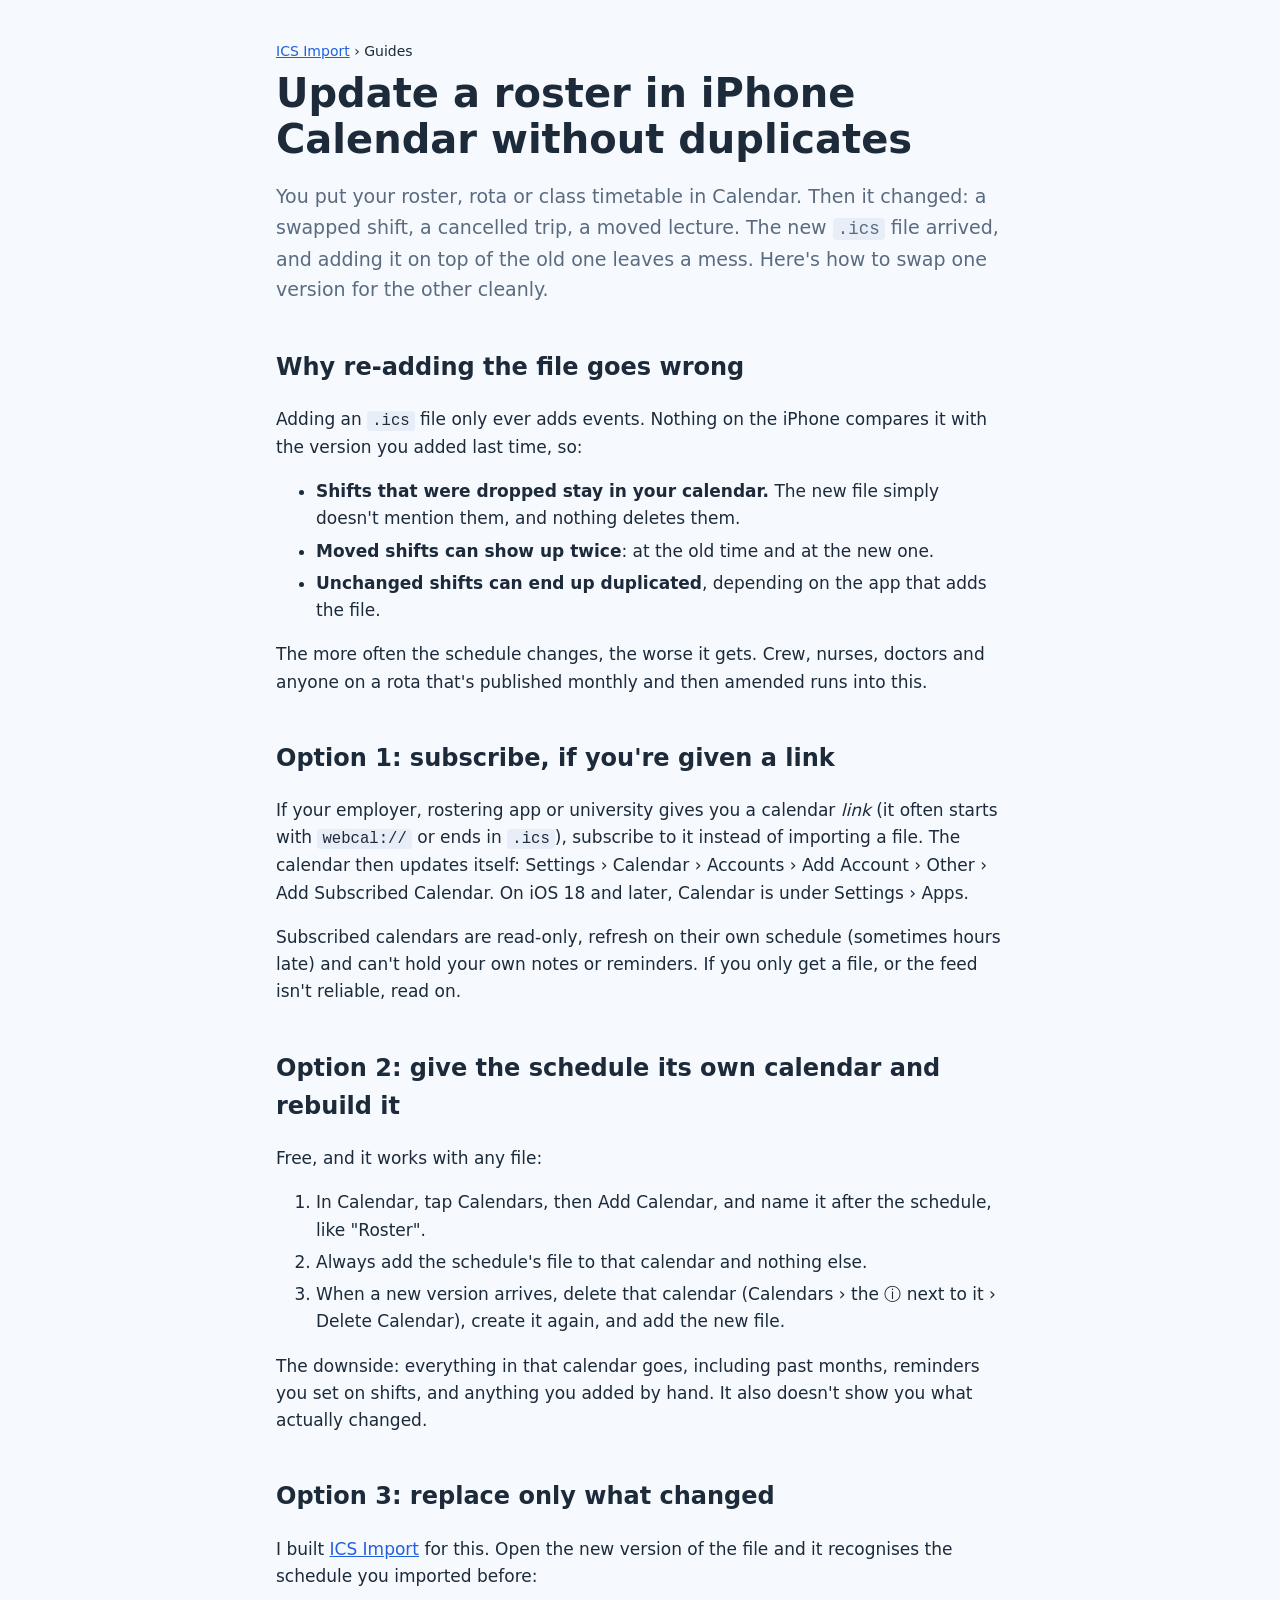
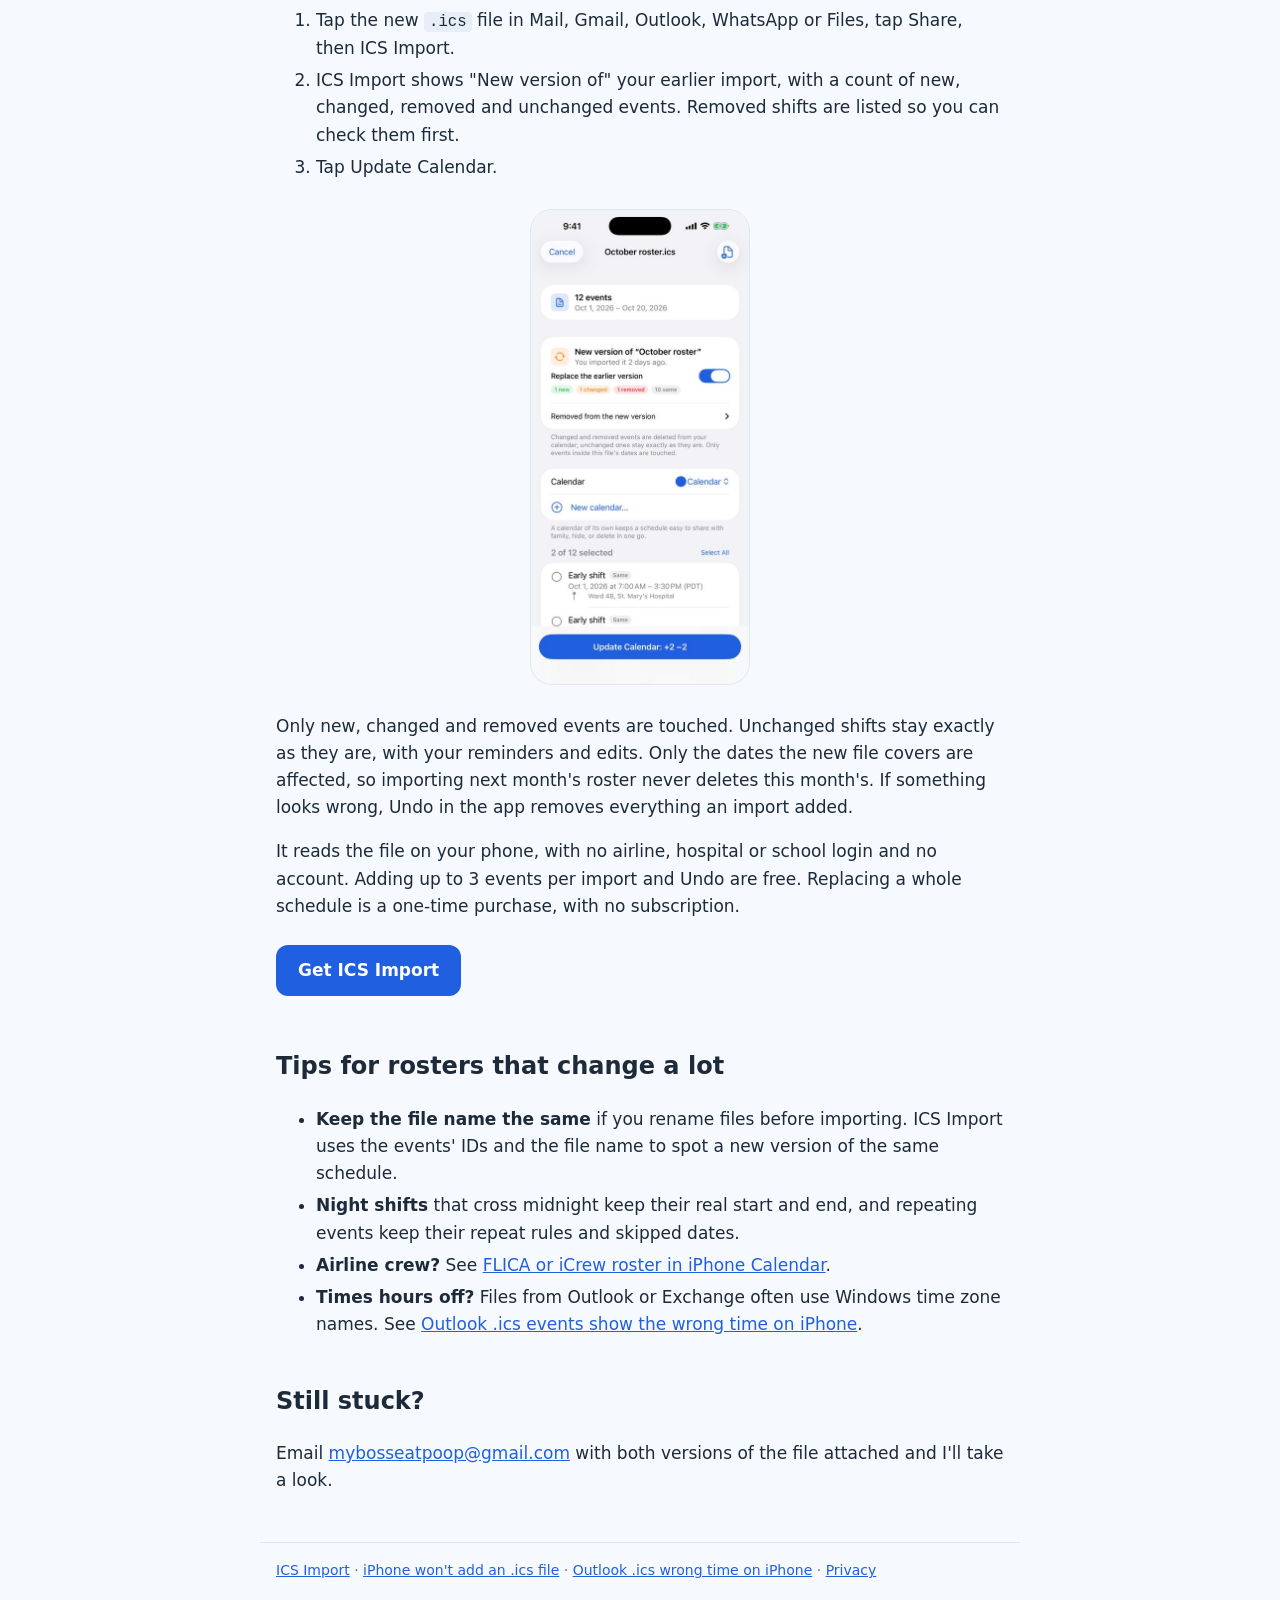
<file: guides/update-roster-iphone-calendar-without-duplicates/index.html>
<!doctype html>
<html lang="en"><head><meta charset="utf-8"><meta name="viewport" content="width=device-width,initial-scale=1">
<title>Update a roster in iPhone Calendar without duplicates</title>
<meta name="description" content="Your roster, rota or timetable changed and you got a new .ics file. How to get the new version into iPhone Calendar without duplicate shifts, and without old shifts that were dropped staying behind.">
<meta name="apple-itunes-app" content="app-id=6813216187">
<link rel="canonical" href="https://iflora84.github.io/ics-import-privacy/guides/update-roster-iphone-calendar-without-duplicates/">
<link rel="stylesheet" href="../../site.css">
</head><body>
<header>
<nav class="crumbs"><a href="../../">ICS Import</a> › Guides</nav>
<h1>Update a roster in iPhone Calendar without duplicates</h1>
<p class="lead">You put your roster, rota or class timetable in Calendar. Then it changed: a swapped shift, a cancelled trip, a moved lecture. The new <code>.ics</code> file arrived, and adding it on top of the old one leaves a mess. Here's how to swap one version for the other cleanly.</p>
</header>
<main>
<h2>Why re-adding the file goes wrong</h2>
<p>Adding an <code>.ics</code> file only ever adds events. Nothing on the iPhone compares it with the version you added last time, so:</p>
<ul>
<li><strong>Shifts that were dropped stay in your calendar.</strong> The new file simply doesn't mention them, and nothing deletes them.</li>
<li><strong>Moved shifts can show up twice</strong>: at the old time and at the new one.</li>
<li><strong>Unchanged shifts can end up duplicated</strong>, depending on the app that adds the file.</li>
</ul>
<p>The more often the schedule changes, the worse it gets. Crew, nurses, doctors and anyone on a rota that's published monthly and then amended runs into this.</p>

<h2>Option 1: subscribe, if you're given a link</h2>
<p>If your employer, rostering app or university gives you a calendar <em>link</em> (it often starts with <code>webcal://</code> or ends in <code>.ics</code>), subscribe to it instead of importing a file. The calendar then updates itself: Settings › Calendar › Accounts › Add Account › Other › Add Subscribed Calendar. On iOS 18 and later, Calendar is under Settings › Apps.</p>
<p>Subscribed calendars are read-only, refresh on their own schedule (sometimes hours late) and can't hold your own notes or reminders. If you only get a file, or the feed isn't reliable, read on.</p>

<h2>Option 2: give the schedule its own calendar and rebuild it</h2>
<p>Free, and it works with any file:</p>
<ol>
<li>In Calendar, tap Calendars, then Add Calendar, and name it after the schedule, like "Roster".</li>
<li>Always add the schedule's file to that calendar and nothing else.</li>
<li>When a new version arrives, delete that calendar (Calendars › the ⓘ next to it › Delete Calendar), create it again, and add the new file.</li>
</ol>
<p>The downside: everything in that calendar goes, including past months, reminders you set on shifts, and anything you added by hand. It also doesn't show you what actually changed.</p>

<h2>Option 3: replace only what changed</h2>
<p>I built <a href="https://apps.apple.com/app/apple-store/id6813216187?pt=129470668&amp;ct=web-roster-guide&amp;mt=8">ICS Import</a> for this. Open the new version of the file and it recognises the schedule you imported before:</p>
<ol>
<li>Tap the new <code>.ics</code> file in Mail, Gmail, Outlook, WhatsApp or Files, tap Share, then ICS Import.</li>
<li>ICS Import shows "New version of" your earlier import, with a count of new, changed, removed and unchanged events. Removed shifts are listed so you can check them first.</li>
<li>Tap Update Calendar.</li>
</ol>
<div class="shots">
<img src="../../img/list.jpg" width="440" height="956" alt="A new version of a roster: 1 new, 1 changed, 1 removed, 10 unchanged">
</div>
<p>Only new, changed and removed events are touched. Unchanged shifts stay exactly as they are, with your reminders and edits. Only the dates the new file covers are affected, so importing next month's roster never deletes this month's. If something looks wrong, Undo in the app removes everything an import added.</p>
<p>It reads the file on your phone, with no airline, hospital or school login and no account. Adding up to 3 events per import and Undo are free. Replacing a whole schedule is a one-time purchase, with no subscription.</p>
<a class="cta" href="https://apps.apple.com/app/apple-store/id6813216187?pt=129470668&amp;ct=web-roster-guide&amp;mt=8">Get ICS Import</a>

<h2>Tips for rosters that change a lot</h2>
<ul>
<li><strong>Keep the file name the same</strong> if you rename files before importing. ICS Import uses the events' IDs and the file name to spot a new version of the same schedule.</li>
<li><strong>Night shifts</strong> that cross midnight keep their real start and end, and repeating events keep their repeat rules and skipped dates.</li>
<li><strong>Airline crew?</strong> See <a href="../crew-roster-iphone-calendar-flica-icrew/">FLICA or iCrew roster in iPhone Calendar</a>.</li>
<li><strong>Times hours off?</strong> Files from Outlook or Exchange often use Windows time zone names. See <a href="../outlook-ics-wrong-time-iphone/">Outlook .ics events show the wrong time on iPhone</a>.</li>
</ul>

<h2>Still stuck?</h2>
<p>Email <a href="mailto:mybosseatpoop@gmail.com?subject=Roster%20update%20help">mybosseatpoop@gmail.com</a> with both versions of the file attached and I'll take a look.</p>
</main>
<footer><a href="../../">ICS Import</a> · <a href="../ics-file-wont-add-to-iphone-calendar/">iPhone won't add an .ics file</a> · <a href="../outlook-ics-wrong-time-iphone/">Outlook .ics wrong time on iPhone</a> · <a href="../../#privacy">Privacy</a></footer>
</body></html>
</file>
<file: site.css>
:root{--bg:#f6f9fd;--card:#fff;--text:#1c2a3a;--muted:#5a6b80;--accent:#2060e0;--accent-text:#fff;--line:#dfe6f0;--code:#e8eef8}
@media (prefers-color-scheme:dark){:root:not([data-theme="light"]){--bg:#0f1520;--card:#18212f;--text:#e4ebf5;--muted:#9aa9bd;--accent:#5b8cff;--accent-text:#fff;--line:#2a3547;--code:#222d3e}}
:root[data-theme="dark"]{--bg:#0f1520;--card:#18212f;--text:#e4ebf5;--muted:#9aa9bd;--accent:#5b8cff;--accent-text:#fff;--line:#2a3547;--code:#222d3e}
*{box-sizing:border-box}
body{margin:0;overflow-wrap:break-word;background:var(--bg);color:var(--text);font:17px/1.6 system-ui,-apple-system,"Segoe UI",Roboto,sans-serif}
main,header,footer{max-width:760px;margin:0 auto;padding:0 16px}
header{padding-top:40px}
h1{font-size:clamp(28px,6vw,40px);line-height:1.15;margin:.2em 0 .4em}
h2{margin-top:1.8em;font-size:24px}
h3{margin-bottom:.2em}
a{color:var(--accent)}
code{overflow-wrap:anywhere;background:var(--code);padding:1px 5px;border-radius:4px;font-size:.92em}
.lead{font-size:19px;color:var(--muted)}
.cta{display:inline-block;background:var(--accent);color:var(--accent-text);text-decoration:none;font-weight:600;padding:12px 22px;border-radius:12px;margin:8px 0}
.small{font-size:14px;color:var(--muted)}
.shots{display:flex;gap:16px;justify-content:center;margin:28px 0;flex-wrap:wrap}
.shots img{width:min(220px,44vw);height:auto;border-radius:22px;border:1px solid var(--line);background:var(--card)}
.card{background:var(--card);border:1px solid var(--line);border-radius:14px;padding:4px 20px;margin:16px 0}
ol li,ul li{margin:.3em 0}
nav.crumbs{font-size:14px;margin-bottom:8px}
footer{border-top:1px solid var(--line);margin-top:48px;padding-top:16px;padding-bottom:40px;font-size:14px;color:var(--muted)}
</file>
